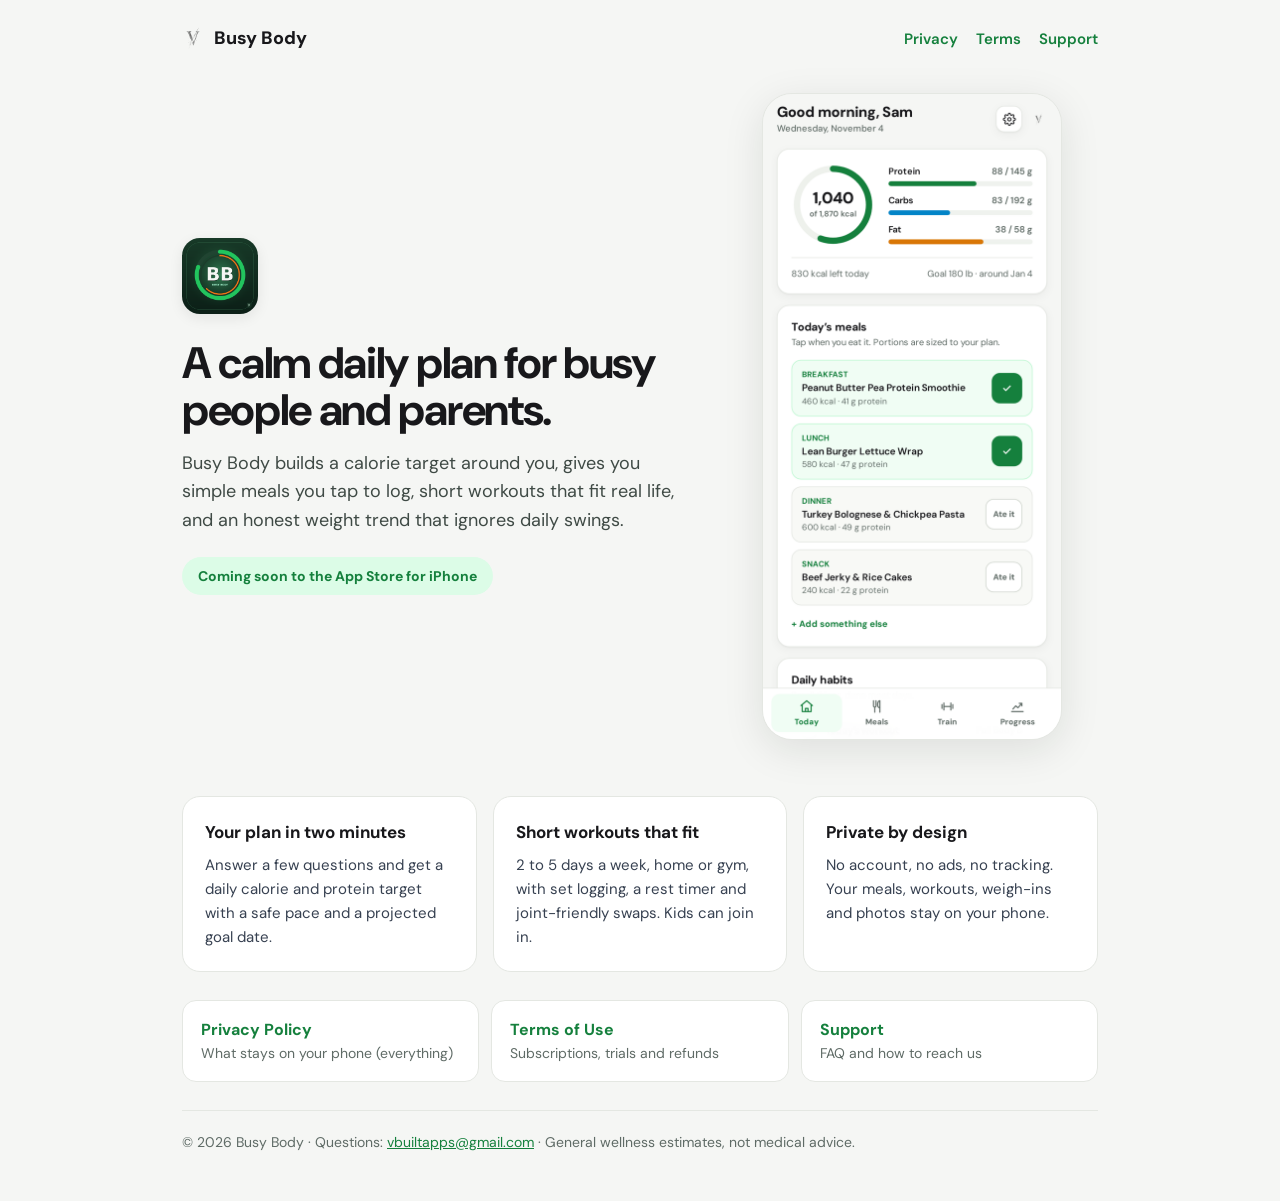
<file: index.html>
<!doctype html><html lang="en"><head><meta charset="utf-8"><meta name="viewport" content="width=device-width,initial-scale=1,viewport-fit=cover">
<title>Busy Body · Meals & Workouts for busy people</title>
<meta name="description" content="Busy Body: a calm daily plan for busy people and parents. A calorie target built around you, simple meals, short workouts and an honest progress trend. Private by design.">
<meta name="theme-color" content="#F5F6F4">
<link rel="icon" type="image/png" href="assets/apple-touch-icon.png"><link rel="apple-touch-icon" href="assets/apple-touch-icon.png">
<link rel="stylesheet" href="fonts/fonts.css">
<style>
:root{--bg:#F5F6F4;--card:#fff;--text:#18181B;--muted:#5F6B66;--line:#E4E7E2;--green:#15803D;--green-soft:#DCFCE7;--green-tint:#F0FDF4}
*{box-sizing:border-box}body{margin:0;background:var(--bg);color:var(--text);font-family:'DM Sans',-apple-system,system-ui,sans-serif;line-height:1.6;-webkit-font-smoothing:antialiased}
a{color:var(--green)}.wrap{max-width:960px;margin:0 auto;padding:calc(env(safe-area-inset-top) + 24px) 22px 48px}
header{display:flex;align-items:center;justify-content:space-between;margin-bottom:40px}
.brand{display:flex;align-items:center;gap:10px;font-weight:800;font-size:18px;letter-spacing:-.01em;text-decoration:none;color:var(--text)}.brand img{width:22px;opacity:.85}
nav a{margin-left:18px;font-weight:600;text-decoration:none;font-size:15px}
.hero{display:grid;grid-template-columns:1.15fr .85fr;gap:40px;align-items:center}
.icon{width:76px;height:76px;border-radius:18px;box-shadow:0 4px 14px rgba(20,30,20,.08)}
h1{font-size:44px;line-height:1.08;letter-spacing:-.03em;margin:18px 0 14px}
.lead{font-size:18px;color:#3F4A45;margin:0 0 22px;max-width:30em}
.pill{display:inline-block;background:var(--green-soft);color:var(--green);font-weight:700;font-size:14px;border-radius:999px;padding:8px 16px}
.shot{justify-self:center;width:100%;max-width:300px;border-radius:30px;border:1px solid var(--line);box-shadow:0 10px 40px rgba(20,30,20,.10);background:#fff}
.grid{display:grid;grid-template-columns:repeat(3,1fr);gap:16px;margin:56px 0 24px}
.card{background:var(--card);border:1px solid var(--line);border-radius:18px;padding:22px}
.card h2{font-size:17px;margin:0 0 6px}.card p{margin:0;font-size:15px;color:#374151}
.links{display:flex;flex-wrap:wrap;gap:12px;margin:28px 0}
.links a{flex:1 1 180px;background:#fff;border:1px solid var(--line);border-radius:14px;padding:16px 18px;text-decoration:none;font-weight:700}
.links a span{display:block;font-weight:400;font-size:14px;color:var(--muted)}
footer{color:var(--muted);font-size:14px;border-top:1px solid var(--line);padding-top:20px;margin-top:20px}
@media (max-width:760px){.hero{grid-template-columns:1fr}.grid{grid-template-columns:1fr}h1{font-size:34px}nav a{margin-left:12px}}
</style></head><body><div class="wrap">
<header><a class="brand" href="./"><img src="assets/v-mark.png" alt="">Busy Body</a>
<nav><a href="privacy/">Privacy</a><a href="terms/">Terms</a><a href="support/">Support</a></nav></header>
<section class="hero"><div>
<img class="icon" src="assets/icon-512.png" alt="Busy Body app icon">
<h1>A calm daily plan for busy people and parents.</h1>
<p class="lead">Busy Body builds a calorie target around you, gives you simple meals you tap to log, short workouts that fit real life, and an honest weight trend that ignores daily swings.</p>
<span class="pill">Coming soon to the App Store for iPhone</span>
</div><img class="shot" src="assets/screenshot-today.png" alt="Busy Body Today screen showing the daily plan"></section>
<section class="grid">
<div class="card"><h2>Your plan in two minutes</h2><p>Answer a few questions and get a daily calorie and protein target with a safe pace and a projected goal date.</p></div>
<div class="card"><h2>Short workouts that fit</h2><p>2 to 5 days a week, home or gym, with set logging, a rest timer and joint-friendly swaps. Kids can join in.</p></div>
<div class="card"><h2>Private by design</h2><p>No account, no ads, no tracking. Your meals, workouts, weigh-ins and photos stay on your phone.</p></div>
</section>
<section class="links">
<a href="privacy/">Privacy Policy<span>What stays on your phone (everything)</span></a>
<a href="terms/">Terms of Use<span>Subscriptions, trials and refunds</span></a>
<a href="support/">Support<span>FAQ and how to reach us</span></a>
</section>
<footer>© 2026 Busy Body · Questions: <a href="mailto:vbuiltapps@gmail.com">vbuiltapps@gmail.com</a> · General wellness estimates, not medical advice.</footer>
</div></body></html>
</file>
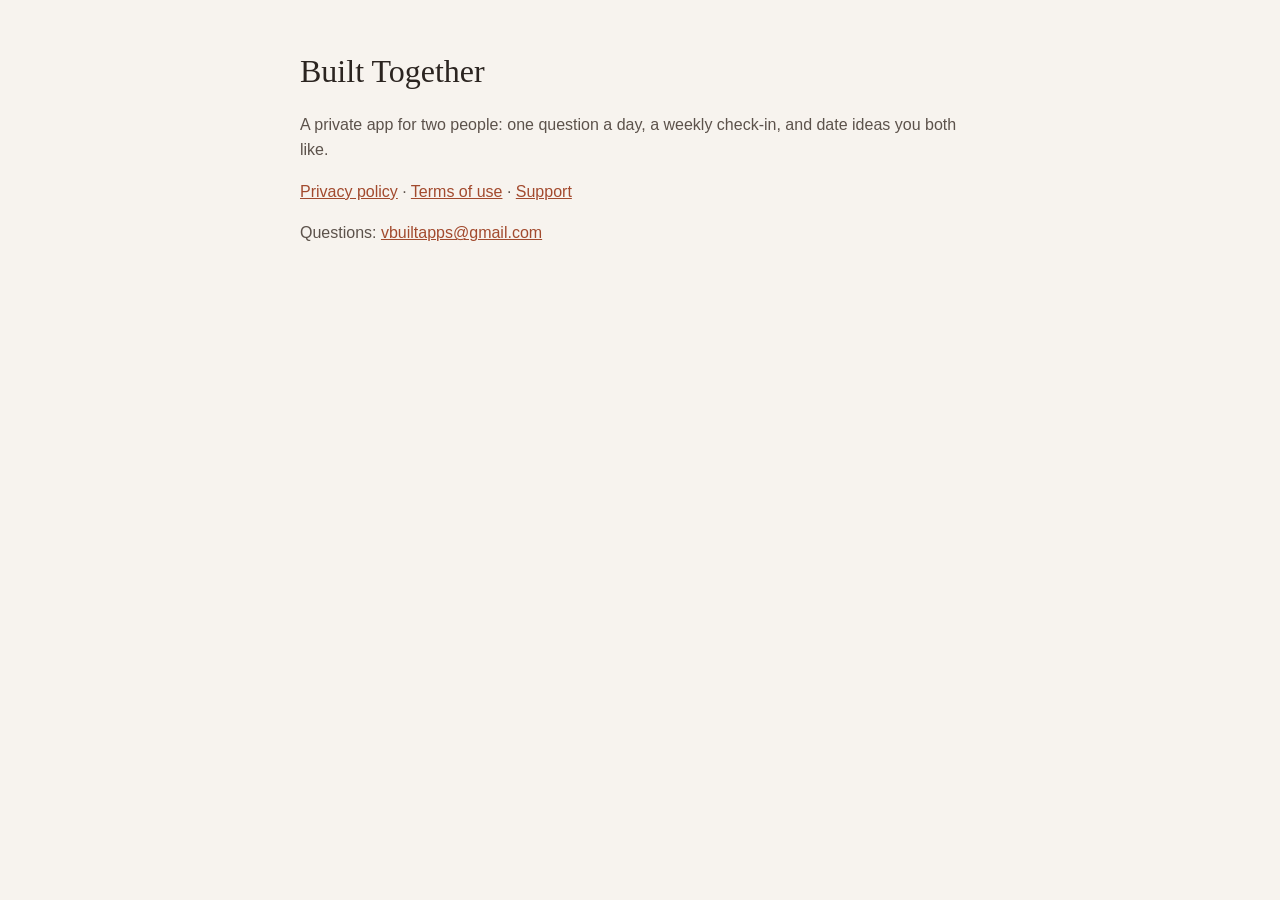
<file: built-together/index.html>
<!DOCTYPE html>
<html lang="en"><head><meta charset="UTF-8"><meta name="viewport" content="width=device-width, initial-scale=1">
<title>Built Together</title>
<style>body{margin:0;background:#F7F3EE;color:#2B2420;font:16px/1.6 -apple-system,BlinkMacSystemFont,'Segoe UI',sans-serif}
main{max-width:680px;margin:0 auto;padding:32px 22px 60px}h1{font-family:Georgia,serif;font-weight:500;font-size:32px;line-height:1.15}
p,li{color:#5c524b}a{color:#A24A2E}</style></head><body><main>
<h1>Built Together</h1>
<p>A private app for two people: one question a day, a weekly check-in, and date ideas you both like.</p>
<p>
  <a href="privacy/">Privacy policy</a> ·
  <a href="terms/">Terms of use</a> ·
  <a href="support/">Support</a>
</p>
<p>Questions: <a href="mailto:vbuiltapps@gmail.com">vbuiltapps@gmail.com</a></p>
</main></body></html>
</file>
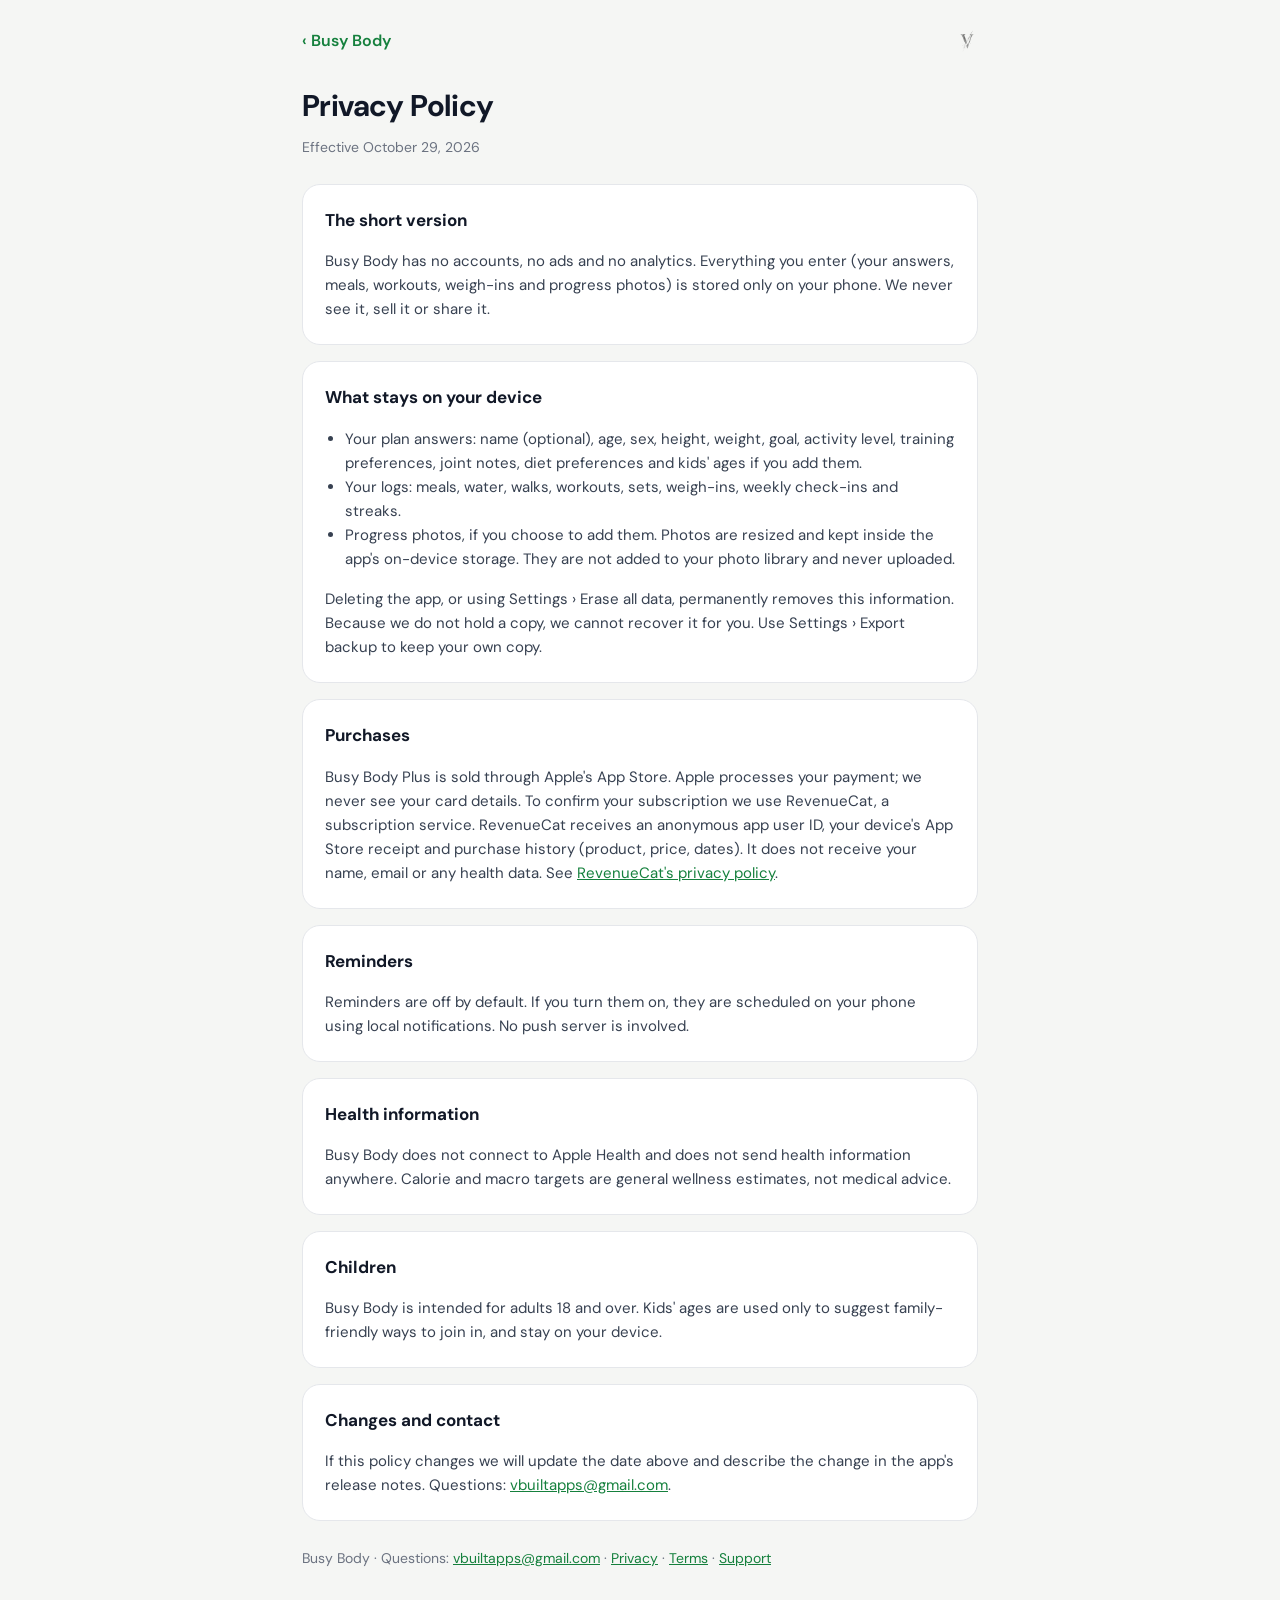
<file: privacy/index.html>
<!doctype html><html lang="en"><head><meta charset="utf-8"><meta name="viewport" content="width=device-width,initial-scale=1,viewport-fit=cover">
<title>Privacy Policy · Busy Body</title><link rel="icon" type="image/png" href="../assets/apple-touch-icon.png"><link rel="stylesheet" href="../fonts/fonts.css">
<style>
:root{--bg:#F5F6F4;--card:#fff;--text:#111827;--muted:#6B7280;--line:#E5E7EB;--green:#15803D}
*{box-sizing:border-box}body{margin:0;background:var(--bg);color:var(--text);font-family:'DM Sans',-apple-system,system-ui,sans-serif;line-height:1.6;-webkit-font-smoothing:antialiased}
.wrap{max-width:720px;margin:0 auto;padding:calc(env(safe-area-inset-top) + 28px) 22px 60px}
.top{display:flex;justify-content:space-between;align-items:center;margin-bottom:28px}.top img{width:22px;opacity:.85}
.back{display:none;color:var(--green);font-weight:600;text-decoration:none}.inapp .back{display:inline}
h1{font-size:30px;letter-spacing:-.02em;margin:0 0 6px}.meta{color:var(--muted);font-size:14px;margin:0 0 26px}
.card{background:var(--card);border:1px solid var(--line);border-radius:18px;padding:22px 22px 8px;margin-bottom:16px}
h2{font-size:17px;margin:0 0 8px}p,li{font-size:15px;color:#374151}ul{padding-left:20px}a{color:var(--green)}
table{width:100%;border-collapse:collapse;font-size:14px;margin-bottom:14px}td,th{border-top:1px solid var(--line);padding:9px 6px;text-align:left;vertical-align:top}th{color:var(--muted);font-weight:600}
</style></head><body><script>if(/inapp=1/.test(location.search))document.body.classList.add('inapp')</script><div class="wrap">
<div class="top"><a class="back" style="display:inline" href="../">‹ Busy Body</a><span></span><img src="../assets/v-mark.png" alt=""></div>
<h1>Privacy Policy</h1><p class="meta">Effective October 29, 2026</p>
<div class="card"><h2>The short version</h2><p>Busy Body has no accounts, no ads and no analytics. Everything you enter (your answers, meals, workouts, weigh-ins and progress photos) is stored only on your phone. We never see it, sell it or share it.</p></div>
<div class="card"><h2>What stays on your device</h2><ul>
<li>Your plan answers: name (optional), age, sex, height, weight, goal, activity level, training preferences, joint notes, diet preferences and kids' ages if you add them.</li>
<li>Your logs: meals, water, walks, workouts, sets, weigh-ins, weekly check-ins and streaks.</li>
<li>Progress photos, if you choose to add them. Photos are resized and kept inside the app's on-device storage. They are not added to your photo library and never uploaded.</li></ul>
<p>Deleting the app, or using Settings › Erase all data, permanently removes this information. Because we do not hold a copy, we cannot recover it for you. Use Settings › Export backup to keep your own copy.</p></div>
<div class="card"><h2>Purchases</h2><p>Busy Body Plus is sold through Apple's App Store. Apple processes your payment; we never see your card details. To confirm your subscription we use RevenueCat, a subscription service. RevenueCat receives an anonymous app user ID, your device's App Store receipt and purchase history (product, price, dates). It does not receive your name, email or any health data. See <a href="https://www.revenuecat.com/privacy">RevenueCat's privacy policy</a>.</p></div>
<div class="card"><h2>Reminders</h2><p>Reminders are off by default. If you turn them on, they are scheduled on your phone using local notifications. No push server is involved.</p></div>
<div class="card"><h2>Health information</h2><p>Busy Body does not connect to Apple Health and does not send health information anywhere. Calorie and macro targets are general wellness estimates, not medical advice.</p></div>
<div class="card"><h2>Children</h2><p>Busy Body is intended for adults 18 and over. Kids' ages are used only to suggest family-friendly ways to join in, and stay on your device.</p></div>
<div class="card"><h2>Changes and contact</h2><p>If this policy changes we will update the date above and describe the change in the app's release notes. Questions: <a href="mailto:vbuiltapps@gmail.com">vbuiltapps@gmail.com</a>.</p></div>
<p class="meta" style="margin-top:26px">Busy Body · Questions: <a href="mailto:vbuiltapps@gmail.com">vbuiltapps@gmail.com</a> · <a href="../privacy/">Privacy</a> · <a href="../terms/">Terms</a> · <a href="../support/">Support</a></p></div></body></html>
</file>
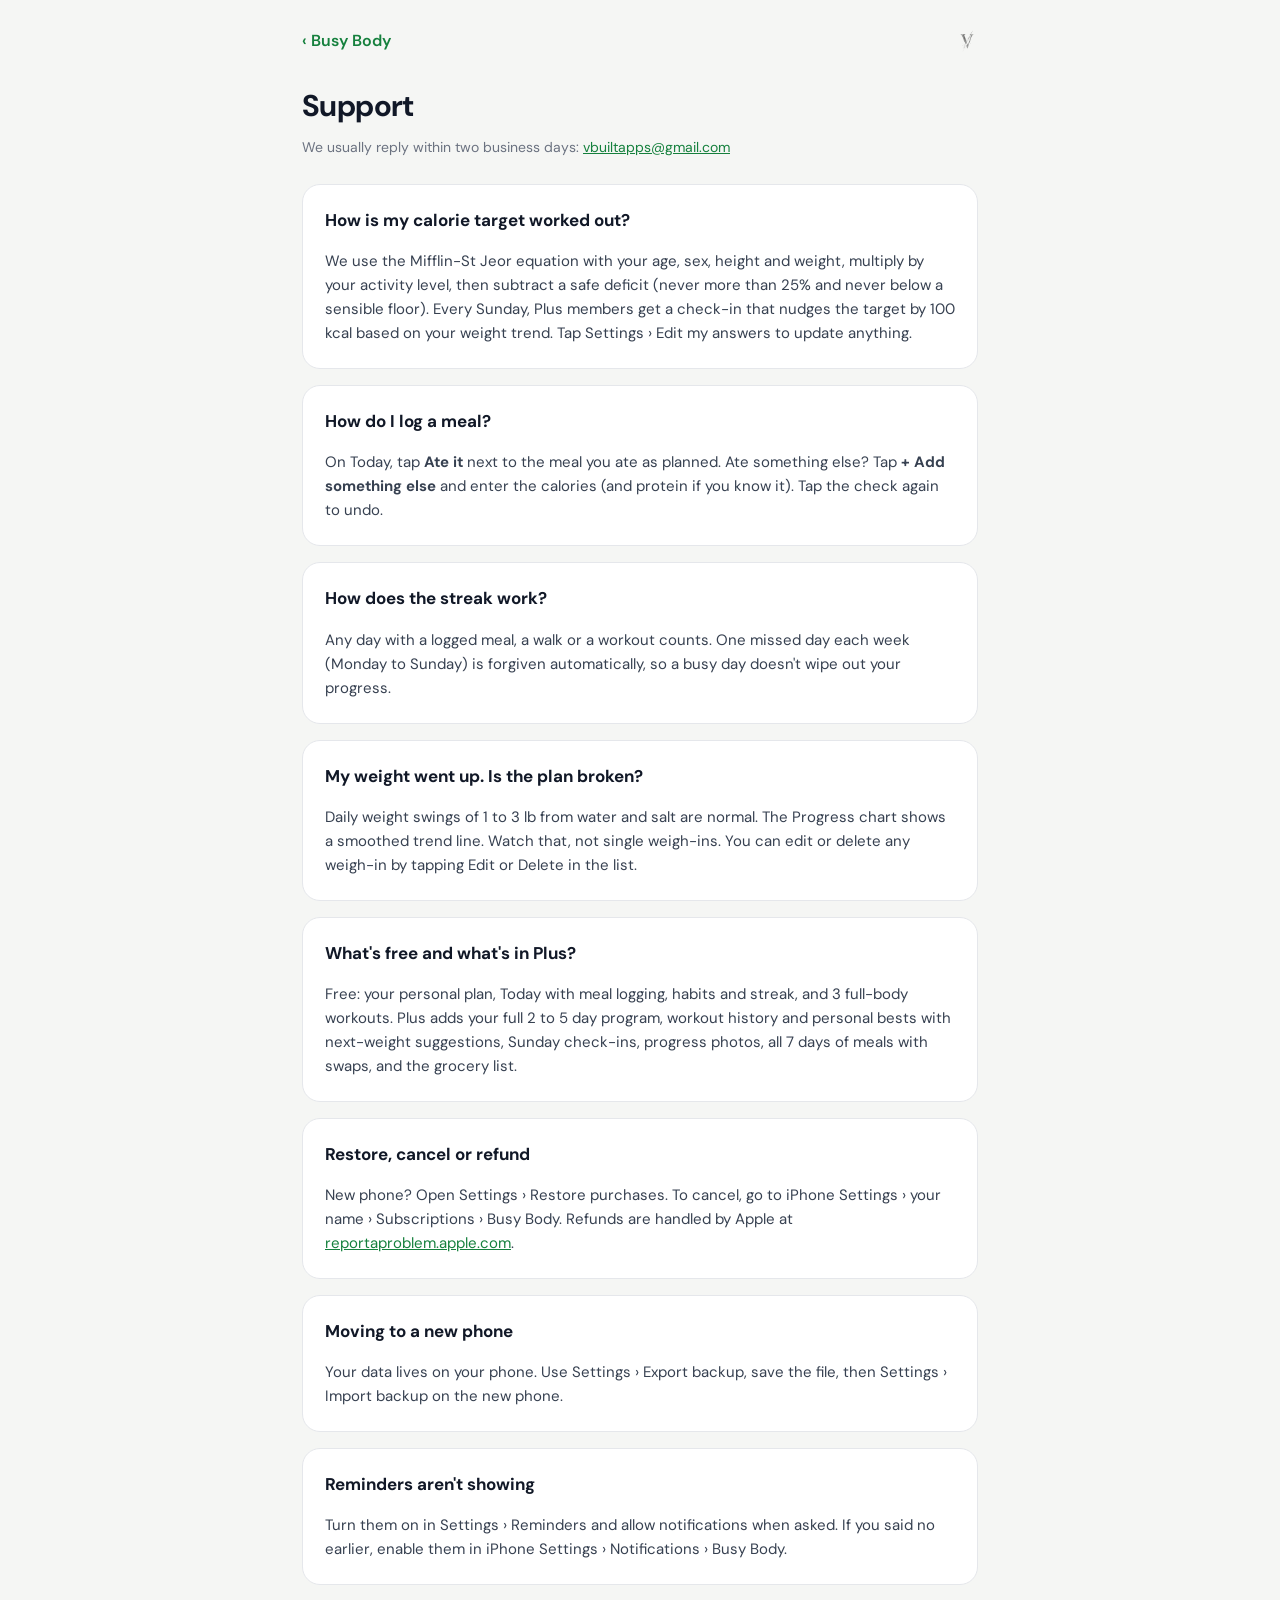
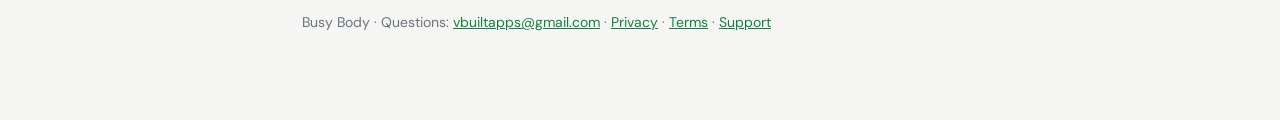
<file: support/index.html>
<!doctype html><html lang="en"><head><meta charset="utf-8"><meta name="viewport" content="width=device-width,initial-scale=1,viewport-fit=cover">
<title>Support · Busy Body</title><link rel="icon" type="image/png" href="../assets/apple-touch-icon.png"><link rel="stylesheet" href="../fonts/fonts.css">
<style>
:root{--bg:#F5F6F4;--card:#fff;--text:#111827;--muted:#6B7280;--line:#E5E7EB;--green:#15803D}
*{box-sizing:border-box}body{margin:0;background:var(--bg);color:var(--text);font-family:'DM Sans',-apple-system,system-ui,sans-serif;line-height:1.6;-webkit-font-smoothing:antialiased}
.wrap{max-width:720px;margin:0 auto;padding:calc(env(safe-area-inset-top) + 28px) 22px 60px}
.top{display:flex;justify-content:space-between;align-items:center;margin-bottom:28px}.top img{width:22px;opacity:.85}
.back{display:none;color:var(--green);font-weight:600;text-decoration:none}.inapp .back{display:inline}
h1{font-size:30px;letter-spacing:-.02em;margin:0 0 6px}.meta{color:var(--muted);font-size:14px;margin:0 0 26px}
.card{background:var(--card);border:1px solid var(--line);border-radius:18px;padding:22px 22px 8px;margin-bottom:16px}
h2{font-size:17px;margin:0 0 8px}p,li{font-size:15px;color:#374151}ul{padding-left:20px}a{color:var(--green)}
table{width:100%;border-collapse:collapse;font-size:14px;margin-bottom:14px}td,th{border-top:1px solid var(--line);padding:9px 6px;text-align:left;vertical-align:top}th{color:var(--muted);font-weight:600}
</style></head><body><script>if(/inapp=1/.test(location.search))document.body.classList.add('inapp')</script><div class="wrap">
<div class="top"><a class="back" style="display:inline" href="../">‹ Busy Body</a><span></span><img src="../assets/v-mark.png" alt=""></div>
<h1>Support</h1><p class="meta">We usually reply within two business days: <a href="mailto:vbuiltapps@gmail.com">vbuiltapps@gmail.com</a></p>
<div class="card"><h2>How is my calorie target worked out?</h2><p>We use the Mifflin-St Jeor equation with your age, sex, height and weight, multiply by your activity level, then subtract a safe deficit (never more than 25% and never below a sensible floor). Every Sunday, Plus members get a check-in that nudges the target by 100 kcal based on your weight trend. Tap Settings › Edit my answers to update anything.</p></div>
<div class="card"><h2>How do I log a meal?</h2><p>On Today, tap <strong>Ate it</strong> next to the meal you ate as planned. Ate something else? Tap <strong>+ Add something else</strong> and enter the calories (and protein if you know it). Tap the check again to undo.</p></div>
<div class="card"><h2>How does the streak work?</h2><p>Any day with a logged meal, a walk or a workout counts. One missed day each week (Monday to Sunday) is forgiven automatically, so a busy day doesn't wipe out your progress.</p></div>
<div class="card"><h2>My weight went up. Is the plan broken?</h2><p>Daily weight swings of 1 to 3 lb from water and salt are normal. The Progress chart shows a smoothed trend line. Watch that, not single weigh-ins. You can edit or delete any weigh-in by tapping Edit or Delete in the list.</p></div>
<div class="card"><h2>What's free and what's in Plus?</h2><p>Free: your personal plan, Today with meal logging, habits and streak, and 3 full-body workouts. Plus adds your full 2 to 5 day program, workout history and personal bests with next-weight suggestions, Sunday check-ins, progress photos, all 7 days of meals with swaps, and the grocery list.</p></div>
<div class="card"><h2>Restore, cancel or refund</h2><p>New phone? Open Settings › Restore purchases. To cancel, go to iPhone Settings › your name › Subscriptions › Busy Body. Refunds are handled by Apple at <a href="https://reportaproblem.apple.com">reportaproblem.apple.com</a>.</p></div>
<div class="card"><h2>Moving to a new phone</h2><p>Your data lives on your phone. Use Settings › Export backup, save the file, then Settings › Import backup on the new phone.</p></div>
<div class="card"><h2>Reminders aren't showing</h2><p>Turn them on in Settings › Reminders and allow notifications when asked. If you said no earlier, enable them in iPhone Settings › Notifications › Busy Body.</p></div>
<p class="meta" style="margin-top:26px">Busy Body · Questions: <a href="mailto:vbuiltapps@gmail.com">vbuiltapps@gmail.com</a> · <a href="../privacy/">Privacy</a> · <a href="../terms/">Terms</a> · <a href="../support/">Support</a></p></div></body></html>
</file>
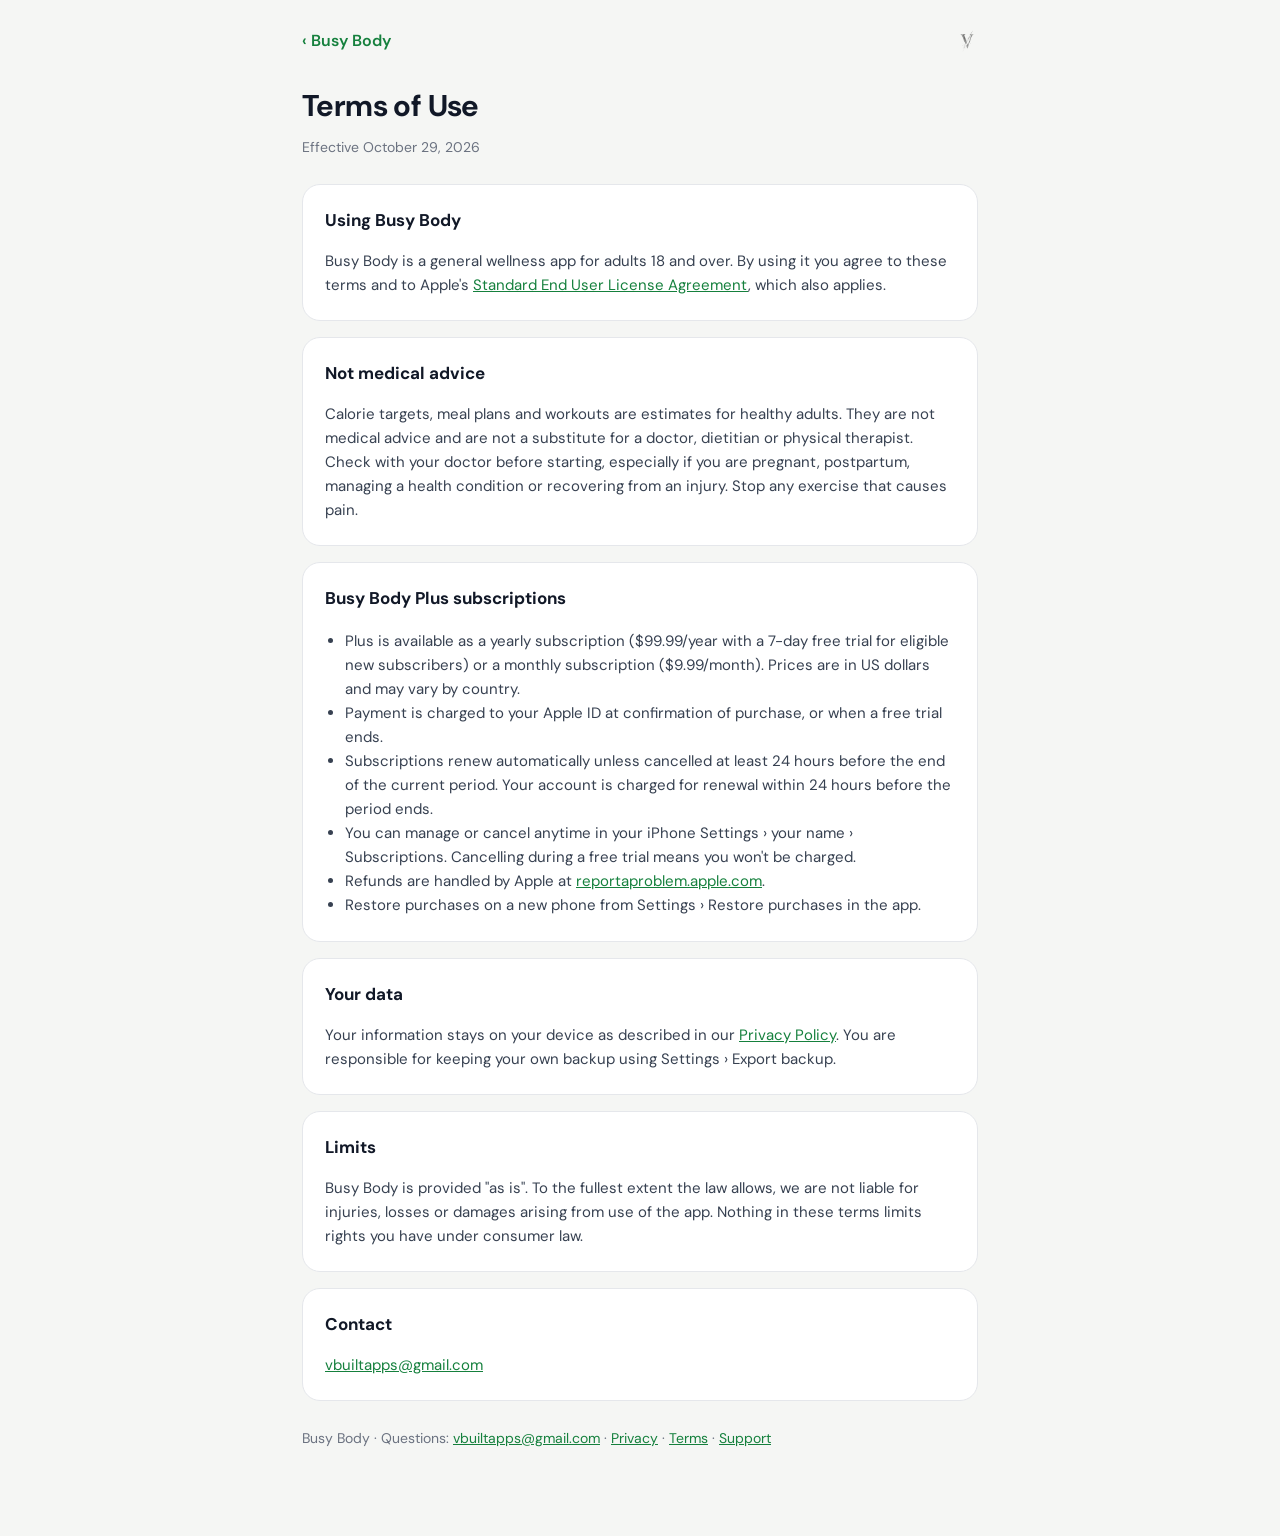
<file: terms/index.html>
<!doctype html><html lang="en"><head><meta charset="utf-8"><meta name="viewport" content="width=device-width,initial-scale=1,viewport-fit=cover">
<title>Terms of Use · Busy Body</title><link rel="icon" type="image/png" href="../assets/apple-touch-icon.png"><link rel="stylesheet" href="../fonts/fonts.css">
<style>
:root{--bg:#F5F6F4;--card:#fff;--text:#111827;--muted:#6B7280;--line:#E5E7EB;--green:#15803D}
*{box-sizing:border-box}body{margin:0;background:var(--bg);color:var(--text);font-family:'DM Sans',-apple-system,system-ui,sans-serif;line-height:1.6;-webkit-font-smoothing:antialiased}
.wrap{max-width:720px;margin:0 auto;padding:calc(env(safe-area-inset-top) + 28px) 22px 60px}
.top{display:flex;justify-content:space-between;align-items:center;margin-bottom:28px}.top img{width:22px;opacity:.85}
.back{display:none;color:var(--green);font-weight:600;text-decoration:none}.inapp .back{display:inline}
h1{font-size:30px;letter-spacing:-.02em;margin:0 0 6px}.meta{color:var(--muted);font-size:14px;margin:0 0 26px}
.card{background:var(--card);border:1px solid var(--line);border-radius:18px;padding:22px 22px 8px;margin-bottom:16px}
h2{font-size:17px;margin:0 0 8px}p,li{font-size:15px;color:#374151}ul{padding-left:20px}a{color:var(--green)}
table{width:100%;border-collapse:collapse;font-size:14px;margin-bottom:14px}td,th{border-top:1px solid var(--line);padding:9px 6px;text-align:left;vertical-align:top}th{color:var(--muted);font-weight:600}
</style></head><body><script>if(/inapp=1/.test(location.search))document.body.classList.add('inapp')</script><div class="wrap">
<div class="top"><a class="back" style="display:inline" href="../">‹ Busy Body</a><span></span><img src="../assets/v-mark.png" alt=""></div>
<h1>Terms of Use</h1><p class="meta">Effective October 29, 2026</p>
<div class="card"><h2>Using Busy Body</h2><p>Busy Body is a general wellness app for adults 18 and over. By using it you agree to these terms and to Apple's <a href="https://www.apple.com/legal/internet-services/itunes/dev/stdeula/">Standard End User License Agreement</a>, which also applies.</p></div>
<div class="card"><h2>Not medical advice</h2><p>Calorie targets, meal plans and workouts are estimates for healthy adults. They are not medical advice and are not a substitute for a doctor, dietitian or physical therapist. Check with your doctor before starting, especially if you are pregnant, postpartum, managing a health condition or recovering from an injury. Stop any exercise that causes pain.</p></div>
<div class="card"><h2>Busy Body Plus subscriptions</h2><ul>
<li>Plus is available as a yearly subscription ($99.99/year with a 7-day free trial for eligible new subscribers) or a monthly subscription ($9.99/month). Prices are in US dollars and may vary by country.</li>
<li>Payment is charged to your Apple ID at confirmation of purchase, or when a free trial ends.</li>
<li>Subscriptions renew automatically unless cancelled at least 24 hours before the end of the current period. Your account is charged for renewal within 24 hours before the period ends.</li>
<li>You can manage or cancel anytime in your iPhone Settings › your name › Subscriptions. Cancelling during a free trial means you won't be charged.</li>
<li>Refunds are handled by Apple at <a href="https://reportaproblem.apple.com">reportaproblem.apple.com</a>.</li>
<li>Restore purchases on a new phone from Settings › Restore purchases in the app.</li></ul></div>
<div class="card"><h2>Your data</h2><p>Your information stays on your device as described in our <a href="../privacy/">Privacy Policy</a>. You are responsible for keeping your own backup using Settings › Export backup.</p></div>
<div class="card"><h2>Limits</h2><p>Busy Body is provided "as is". To the fullest extent the law allows, we are not liable for injuries, losses or damages arising from use of the app. Nothing in these terms limits rights you have under consumer law.</p></div>
<div class="card"><h2>Contact</h2><p><a href="mailto:vbuiltapps@gmail.com">vbuiltapps@gmail.com</a></p></div>
<p class="meta" style="margin-top:26px">Busy Body · Questions: <a href="mailto:vbuiltapps@gmail.com">vbuiltapps@gmail.com</a> · <a href="../privacy/">Privacy</a> · <a href="../terms/">Terms</a> · <a href="../support/">Support</a></p></div></body></html>
</file>
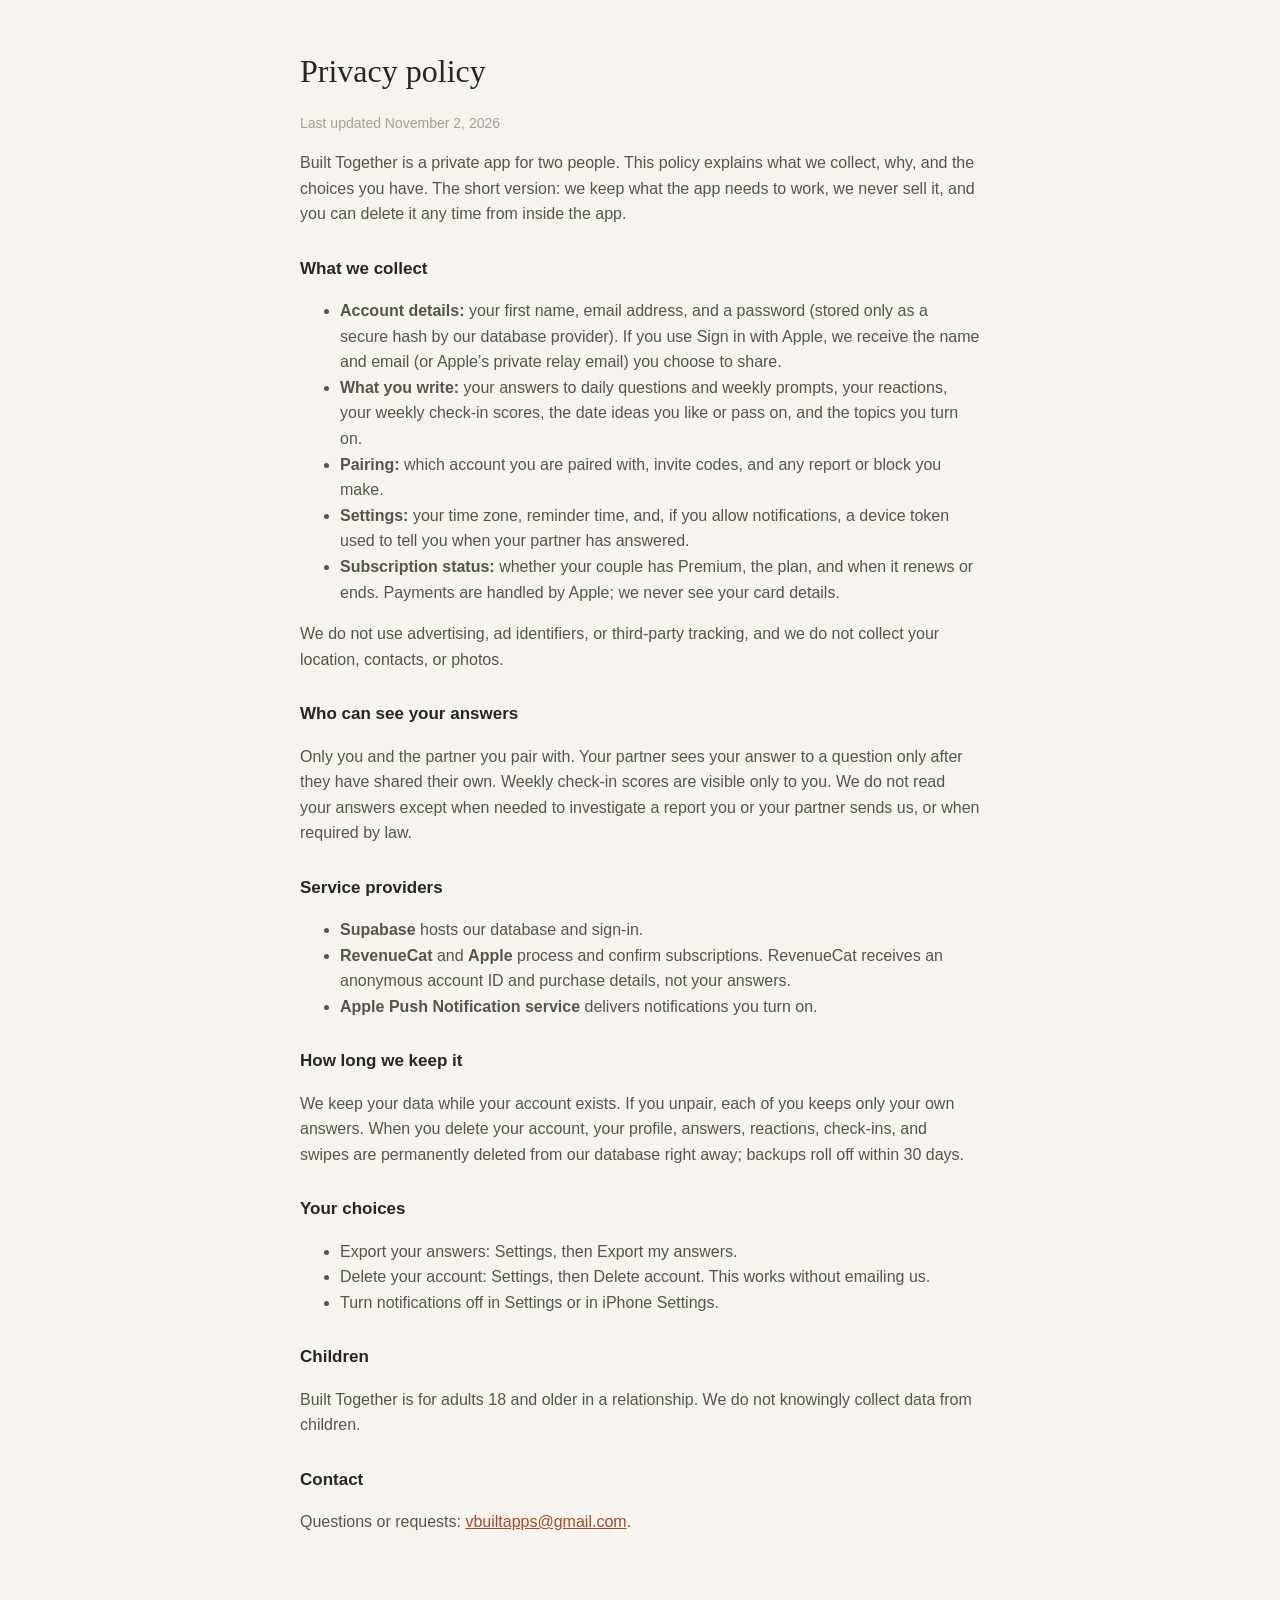
<file: built-together/privacy/index.html>
<!DOCTYPE html>
<html lang="en"><head><meta charset="UTF-8"><meta name="viewport" content="width=device-width, initial-scale=1">
<title>Privacy policy · Built Together</title>
<style>body{margin:0;background:#F7F3EE;color:#2B2420;font:16px/1.6 -apple-system,BlinkMacSystemFont,'Segoe UI',sans-serif}
main{max-width:680px;margin:0 auto;padding:32px 22px 60px}h1{font-family:Georgia,serif;font-weight:500;font-size:32px;line-height:1.15}
h2{font-size:17px;margin-top:28px}p,li{color:#5c524b}a{color:#A24A2E}.updated{color:#A99E95;font-size:14px}</style></head><body><main>
<h1>Privacy policy</h1>
<p class="updated">Last updated November 2, 2026</p>
<p>Built Together is a private app for two people. This policy explains what we collect, why, and the choices you have. The short version: we keep what the app needs to work, we never sell it, and you can delete it any time from inside the app.</p>
<h2>What we collect</h2>
<ul>
<li><b>Account details:</b> your first name, email address, and a password (stored only as a secure hash by our database provider). If you use Sign in with Apple, we receive the name and email (or Apple’s private relay email) you choose to share.</li>
<li><b>What you write:</b> your answers to daily questions and weekly prompts, your reactions, your weekly check-in scores, the date ideas you like or pass on, and the topics you turn on.</li>
<li><b>Pairing:</b> which account you are paired with, invite codes, and any report or block you make.</li>
<li><b>Settings:</b> your time zone, reminder time, and, if you allow notifications, a device token used to tell you when your partner has answered.</li>
<li><b>Subscription status:</b> whether your couple has Premium, the plan, and when it renews or ends. Payments are handled by Apple; we never see your card details.</li>
</ul>
<p>We do not use advertising, ad identifiers, or third-party tracking, and we do not collect your location, contacts, or photos.</p>
<h2>Who can see your answers</h2>
<p>Only you and the partner you pair with. Your partner sees your answer to a question only after they have shared their own. Weekly check-in scores are visible only to you. We do not read your answers except when needed to investigate a report you or your partner sends us, or when required by law.</p>
<h2>Service providers</h2>
<ul>
<li><b>Supabase</b> hosts our database and sign-in.</li>
<li><b>RevenueCat</b> and <b>Apple</b> process and confirm subscriptions. RevenueCat receives an anonymous account ID and purchase details, not your answers.</li>
<li><b>Apple Push Notification service</b> delivers notifications you turn on.</li>
</ul>
<h2>How long we keep it</h2>
<p>We keep your data while your account exists. If you unpair, each of you keeps only your own answers. When you delete your account, your profile, answers, reactions, check-ins, and swipes are permanently deleted from our database right away; backups roll off within 30 days.</p>
<h2>Your choices</h2>
<ul>
<li>Export your answers: Settings, then Export my answers.</li>
<li>Delete your account: Settings, then Delete account. This works without emailing us.</li>
<li>Turn notifications off in Settings or in iPhone Settings.</li>
</ul>
<h2>Children</h2>
<p>Built Together is for adults 18 and older in a relationship. We do not knowingly collect data from children.</p>
<h2>Contact</h2>
<p>Questions or requests: <a href="mailto:vbuiltapps@gmail.com">vbuiltapps@gmail.com</a>.</p>
</main></body></html>
</file>
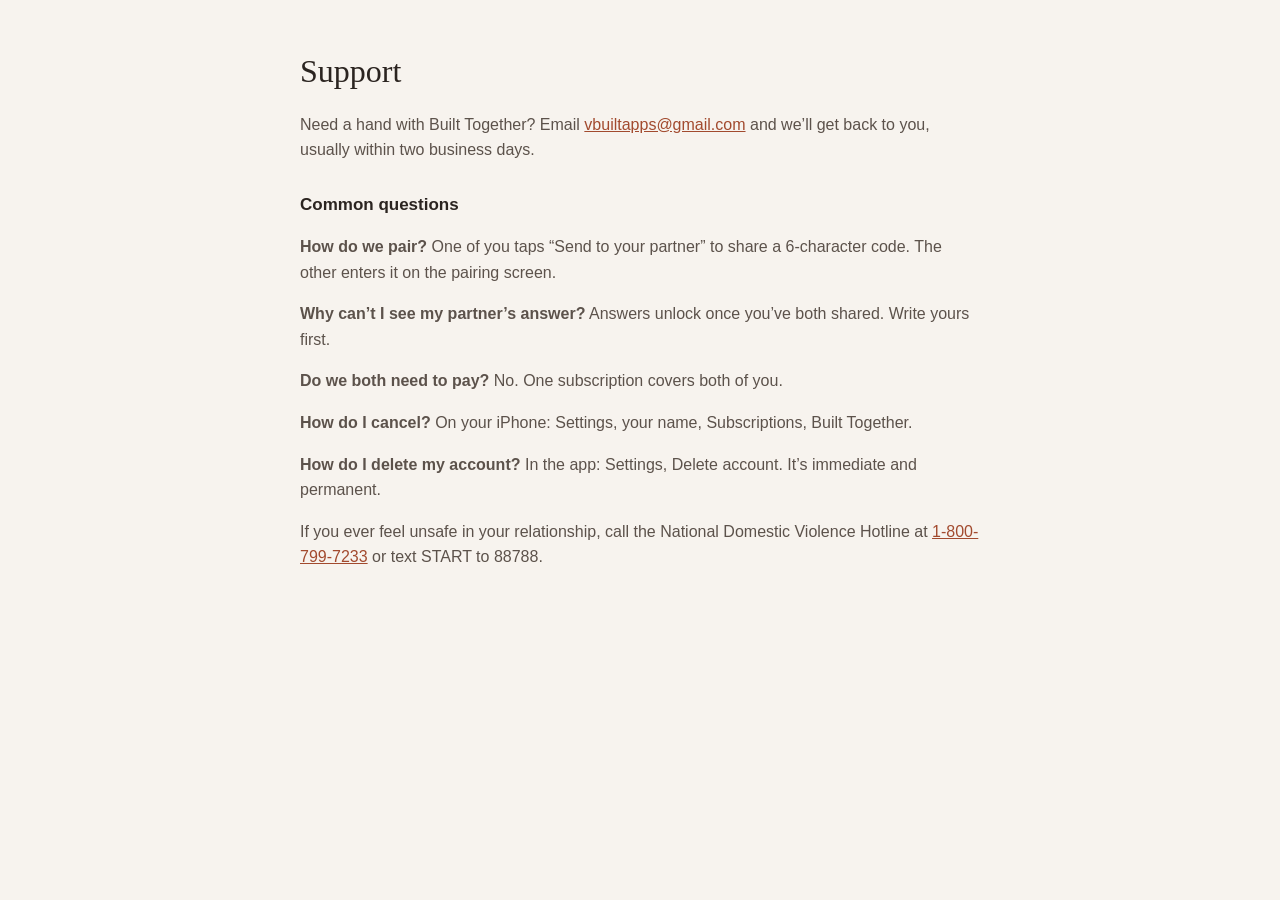
<file: built-together/support/index.html>
<!DOCTYPE html>
<html lang="en"><head><meta charset="UTF-8"><meta name="viewport" content="width=device-width, initial-scale=1">
<title>Support · Built Together</title>
<style>body{margin:0;background:#F7F3EE;color:#2B2420;font:16px/1.6 -apple-system,BlinkMacSystemFont,'Segoe UI',sans-serif}
main{max-width:680px;margin:0 auto;padding:32px 22px 60px}h1{font-family:Georgia,serif;font-weight:500;font-size:32px;line-height:1.15}
h2{font-size:17px;margin-top:28px}p,li{color:#5c524b}a{color:#A24A2E}.updated{color:#A99E95;font-size:14px}</style></head><body><main>
<h1>Support</h1>
<p>Need a hand with Built Together? Email <a href="mailto:vbuiltapps@gmail.com">vbuiltapps@gmail.com</a> and we’ll get back to you, usually within two business days.</p>
<h2>Common questions</h2>
<p><b>How do we pair?</b> One of you taps “Send to your partner” to share a 6-character code. The other enters it on the pairing screen.</p>
<p><b>Why can’t I see my partner’s answer?</b> Answers unlock once you’ve both shared. Write yours first.</p>
<p><b>Do we both need to pay?</b> No. One subscription covers both of you.</p>
<p><b>How do I cancel?</b> On your iPhone: Settings, your name, Subscriptions, Built Together.</p>
<p><b>How do I delete my account?</b> In the app: Settings, Delete account. It’s immediate and permanent.</p>
<p>If you ever feel unsafe in your relationship, call the National Domestic Violence Hotline at <a href="tel:18007997233">1-800-799-7233</a> or text START to 88788.</p>
</main></body></html>
</file>
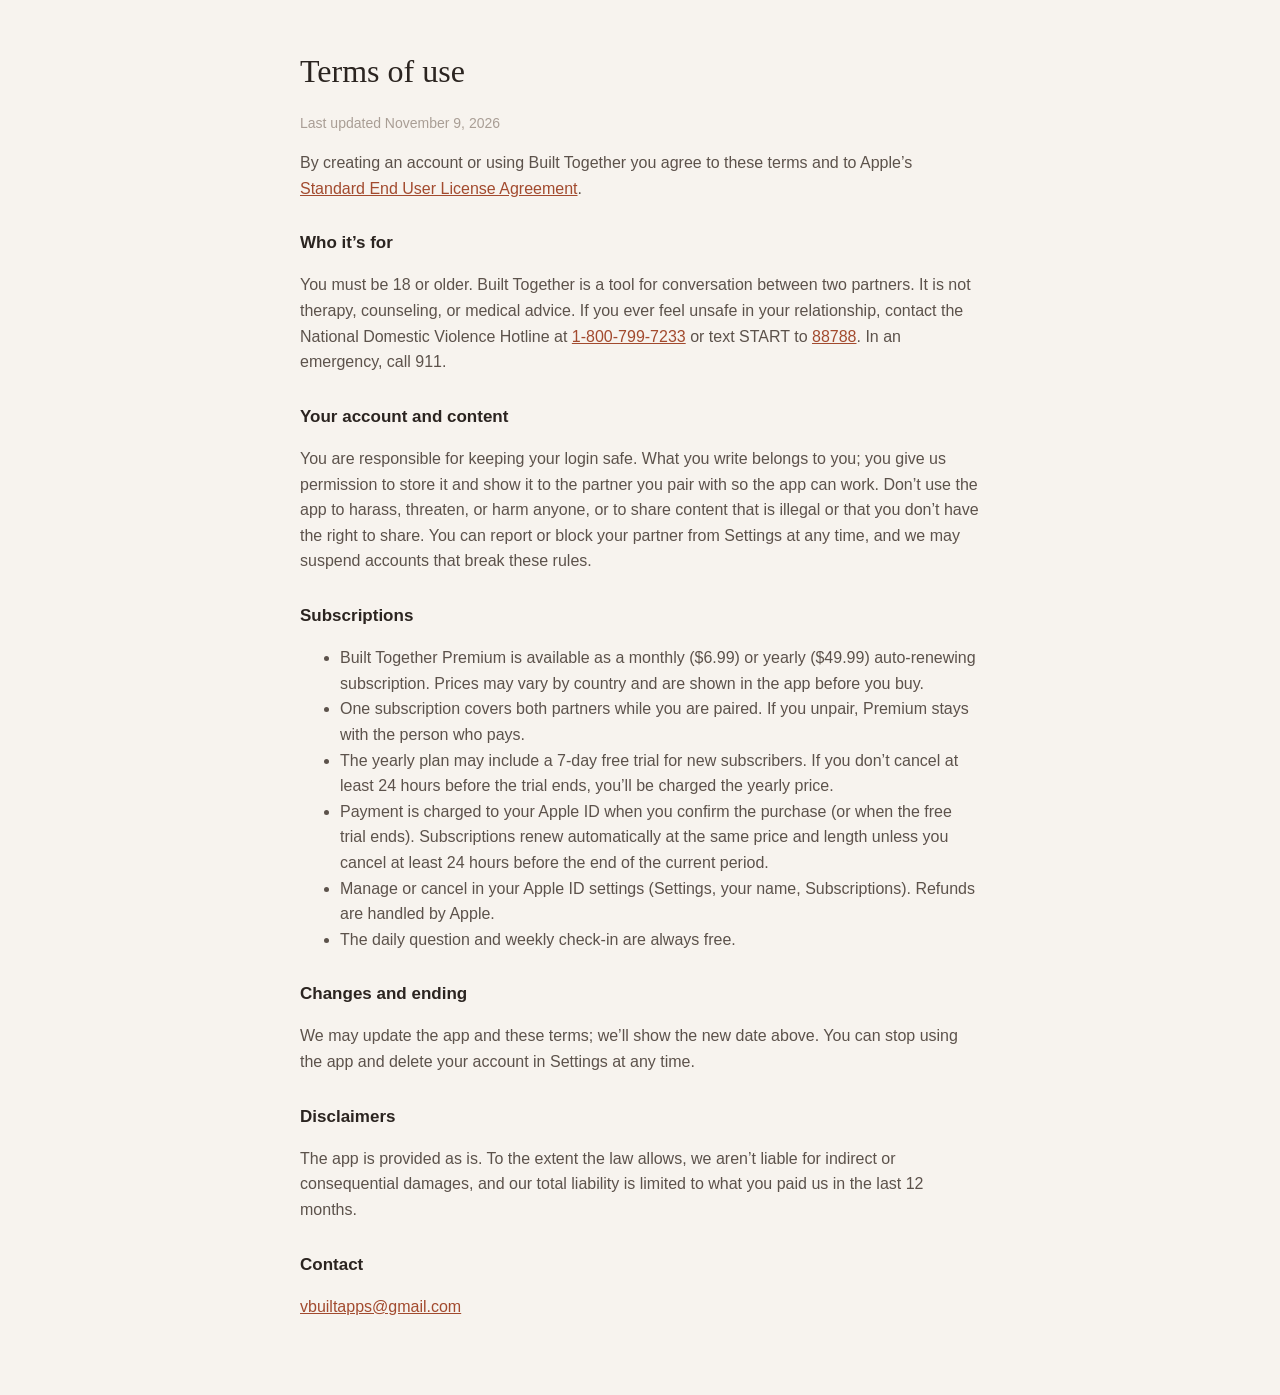
<file: built-together/terms/index.html>
<!DOCTYPE html>
<html lang="en"><head><meta charset="UTF-8"><meta name="viewport" content="width=device-width, initial-scale=1">
<title>Terms of use · Built Together</title>
<style>body{margin:0;background:#F7F3EE;color:#2B2420;font:16px/1.6 -apple-system,BlinkMacSystemFont,'Segoe UI',sans-serif}
main{max-width:680px;margin:0 auto;padding:32px 22px 60px}h1{font-family:Georgia,serif;font-weight:500;font-size:32px;line-height:1.15}
h2{font-size:17px;margin-top:28px}p,li{color:#5c524b}a{color:#A24A2E}.updated{color:#A99E95;font-size:14px}</style></head><body><main>
<h1>Terms of use</h1>
<p class="updated">Last updated November 9, 2026</p>
<p>By creating an account or using Built Together you agree to these terms and to Apple’s <a href="https://www.apple.com/legal/internet-services/itunes/dev/stdeula/">Standard End User License Agreement</a>.</p>
<h2>Who it’s for</h2>
<p>You must be 18 or older. Built Together is a tool for conversation between two partners. It is not therapy, counseling, or medical advice. If you ever feel unsafe in your relationship, contact the National Domestic Violence Hotline at <a href="tel:18007997233">1-800-799-7233</a> or text START to <a href="sms:88788&body=START">88788</a>. In an emergency, call 911.</p>
<h2>Your account and content</h2>
<p>You are responsible for keeping your login safe. What you write belongs to you; you give us permission to store it and show it to the partner you pair with so the app can work. Don’t use the app to harass, threaten, or harm anyone, or to share content that is illegal or that you don’t have the right to share. You can report or block your partner from Settings at any time, and we may suspend accounts that break these rules.</p>
<h2>Subscriptions</h2>
<ul>
<li>Built Together Premium is available as a monthly ($6.99) or yearly ($49.99) auto-renewing subscription. Prices may vary by country and are shown in the app before you buy.</li>
<li>One subscription covers both partners while you are paired. If you unpair, Premium stays with the person who pays.</li>
<li>The yearly plan may include a 7-day free trial for new subscribers. If you don’t cancel at least 24 hours before the trial ends, you’ll be charged the yearly price.</li>
<li>Payment is charged to your Apple ID when you confirm the purchase (or when the free trial ends). Subscriptions renew automatically at the same price and length unless you cancel at least 24 hours before the end of the current period.</li>
<li>Manage or cancel in your Apple ID settings (Settings, your name, Subscriptions). Refunds are handled by Apple.</li>
<li>The daily question and weekly check-in are always free.</li>
</ul>
<h2>Changes and ending</h2>
<p>We may update the app and these terms; we’ll show the new date above. You can stop using the app and delete your account in Settings at any time.</p>
<h2>Disclaimers</h2>
<p>The app is provided as is. To the extent the law allows, we aren’t liable for indirect or consequential damages, and our total liability is limited to what you paid us in the last 12 months.</p>
<h2>Contact</h2>
<p><a href="mailto:vbuiltapps@gmail.com">vbuiltapps@gmail.com</a></p>
</main></body></html>
</file>
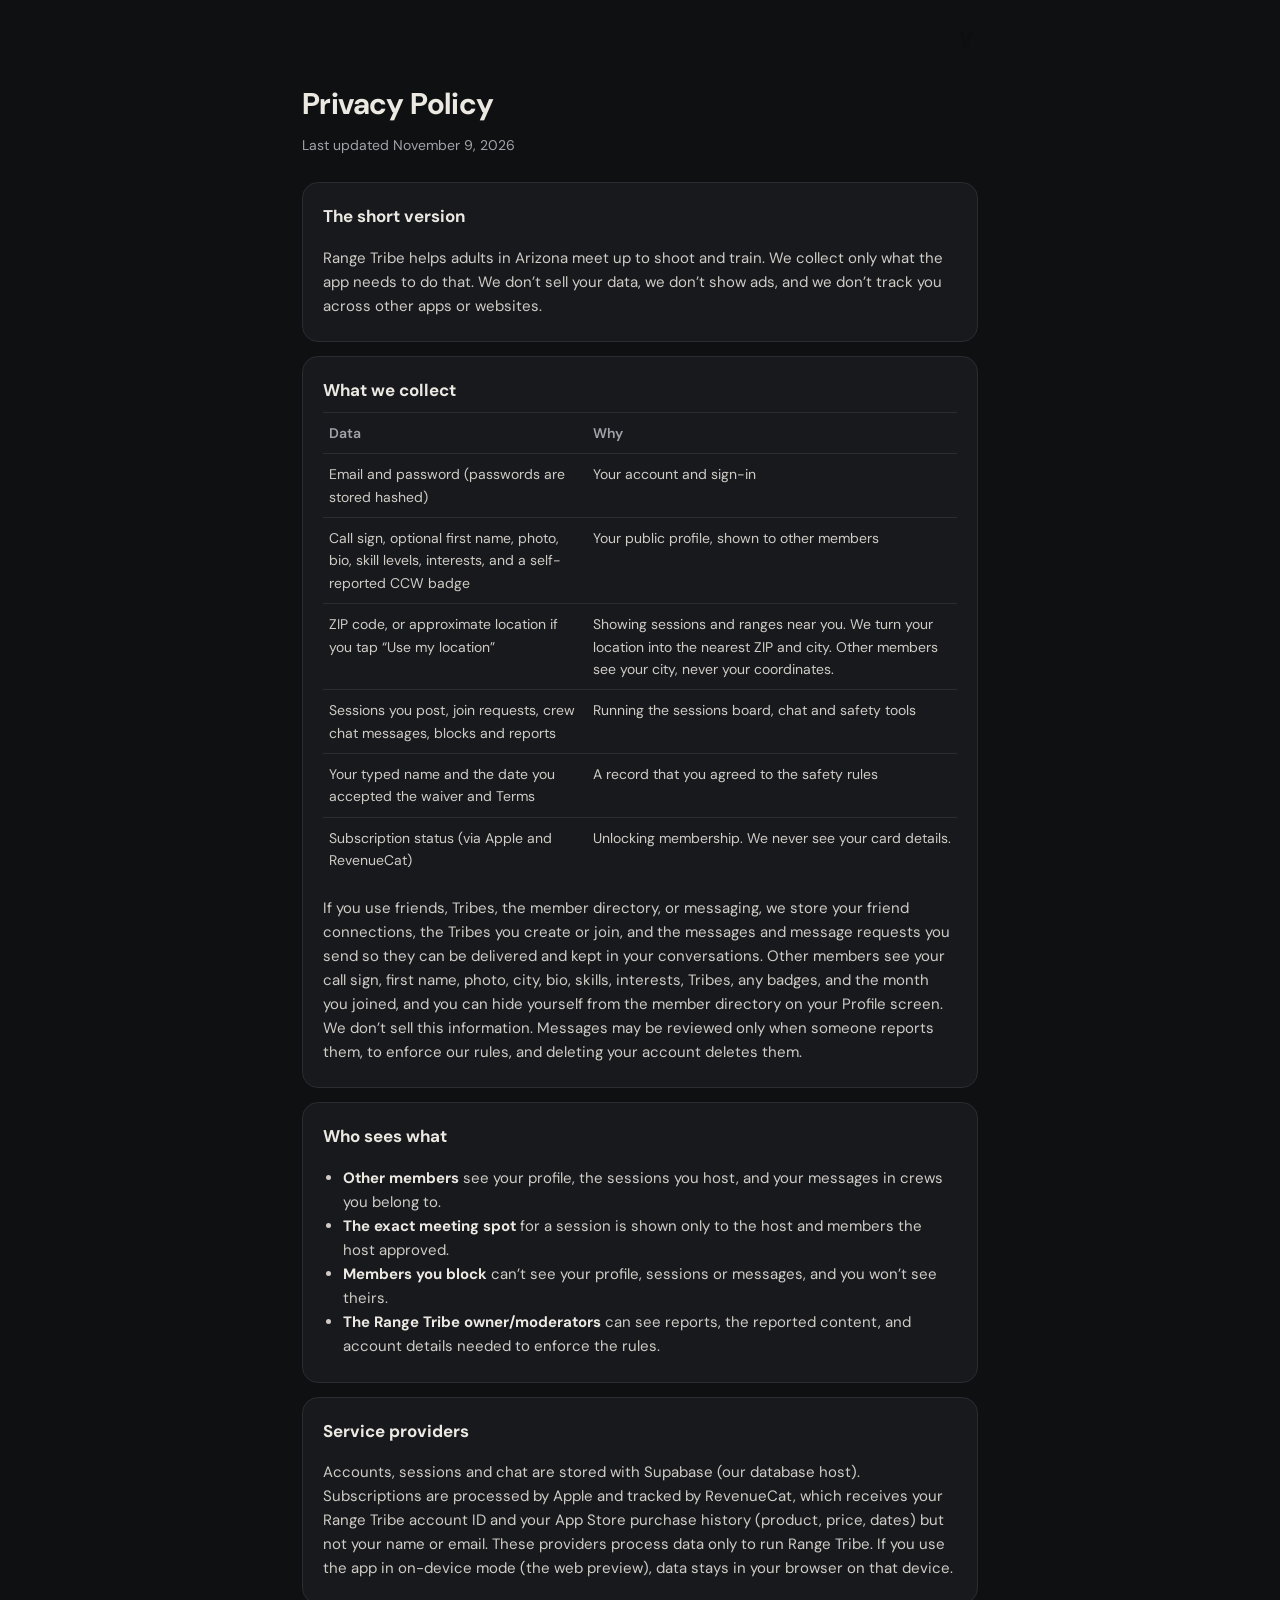
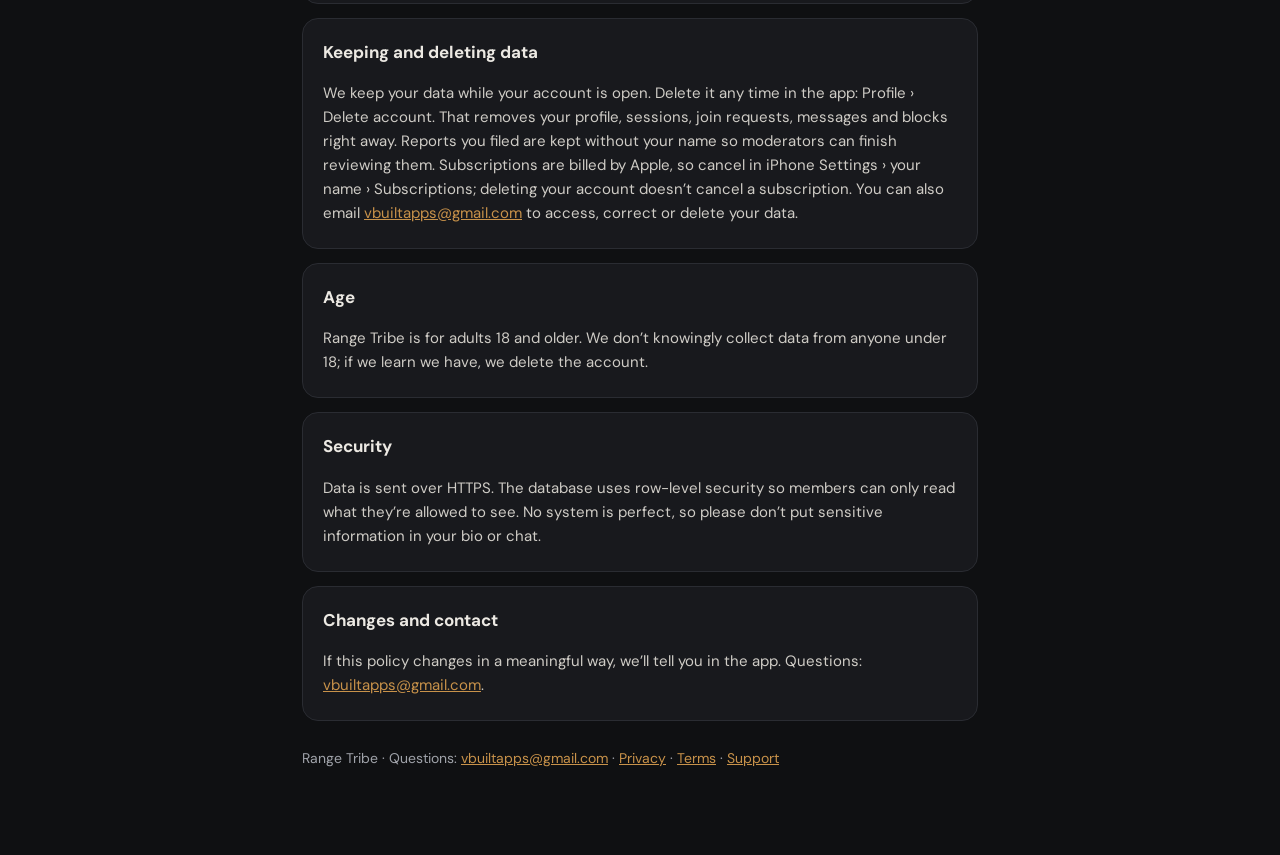
<file: rangetribe/privacy/index.html>
<!doctype html><html lang="en"><head><meta charset="utf-8"><meta name="viewport" content="width=device-width,initial-scale=1,viewport-fit=cover">
<meta name="color-scheme" content="dark"><title>Privacy Policy · Range Tribe</title>
<style>
@font-face{font-family:'DM Sans';src:url(../../fonts/DMSans-400-800.woff2) format('woff2');font-weight:400 800;font-display:swap}
:root{--bg:#0F1012;--card:#18191D;--text:#ECE9E3;--muted:#A0A3AA;--line:#2A2C32;--brass:#C8924A}
*{box-sizing:border-box}body{margin:0;background:var(--bg);color:var(--text);font-family:'DM Sans',-apple-system,system-ui,sans-serif;line-height:1.6;-webkit-font-smoothing:antialiased}
.wrap{max-width:720px;margin:0 auto;padding:calc(env(safe-area-inset-top) + 28px) 22px 60px}
.top{display:flex;justify-content:space-between;align-items:center;margin-bottom:28px}.top img{width:24px;opacity:.85}
.back{display:none;color:var(--brass);font-weight:600;text-decoration:none}.inapp .back{display:inline}
h1{font-size:30px;letter-spacing:-.02em;margin:0 0 6px}.meta{color:var(--muted);font-size:14px;margin:0 0 26px}
.card{background:var(--card);border:1px solid var(--line);border-radius:16px;padding:20px 20px 8px;margin-bottom:14px}
h2{font-size:17px;margin:0 0 8px}p,li{font-size:15px;color:#CFCCC6}ul{padding-left:20px}a{color:var(--brass)}strong{color:var(--text)}
table{width:100%;border-collapse:collapse;font-size:14px;margin-bottom:14px}td,th{border-top:1px solid var(--line);padding:9px 6px;text-align:left;vertical-align:top;color:#CFCCC6}th{color:var(--muted);font-weight:600}
</style></head><body><script>if(/inapp=1/.test(location.search))document.body.classList.add('inapp')</script><div class="wrap">
<div class="top"><a class="back" href="../support/">‹ Back to Range Tribe</a><span></span><img src="../../assets/v-mark.png" alt=""></div>
<h1>Privacy Policy</h1><p class="meta">Last updated November 9, 2026</p>
<div class="card"><h2>The short version</h2><p>Range Tribe helps adults in Arizona meet up to shoot and train. We collect only what the app needs to do that. We don’t sell your data, we don’t show ads, and we don’t track you across other apps or websites.</p></div>
<div class="card"><h2>What we collect</h2><table><tr><th>Data</th><th>Why</th></tr><tr><td>Email and password (passwords are stored hashed)</td><td>Your account and sign-in</td></tr><tr><td>Call sign, optional first name, photo, bio, skill levels, interests, and a self-reported CCW badge</td><td>Your public profile, shown to other members</td></tr><tr><td>ZIP code, or approximate location if you tap “Use my location”</td><td>Showing sessions and ranges near you. We turn your location into the nearest ZIP and city. Other members see your city, never your coordinates.</td></tr><tr><td>Sessions you post, join requests, crew chat messages, blocks and reports</td><td>Running the sessions board, chat and safety tools</td></tr><tr><td>Your typed name and the date you accepted the waiver and Terms</td><td>A record that you agreed to the safety rules</td></tr><tr><td>Subscription status (via Apple and RevenueCat)</td><td>Unlocking membership. We never see your card details.</td></tr></table><p>If you use friends, Tribes, the member directory, or messaging, we store your friend connections, the Tribes you create or join, and the messages and message requests you send so they can be delivered and kept in your conversations. Other members see your call sign, first name, photo, city, bio, skills, interests, Tribes, any badges, and the month you joined, and you can hide yourself from the member directory on your Profile screen. We don’t sell this information. Messages may be reviewed only when someone reports them, to enforce our rules, and deleting your account deletes them.</p></div>
<div class="card"><h2>Who sees what</h2><ul><li><strong>Other members</strong> see your profile, the sessions you host, and your messages in crews you belong to.</li><li><strong>The exact meeting spot</strong> for a session is shown only to the host and members the host approved.</li><li><strong>Members you block</strong> can’t see your profile, sessions or messages, and you won’t see theirs.</li><li><strong>The Range Tribe owner/moderators</strong> can see reports, the reported content, and account details needed to enforce the rules.</li></ul></div>
<div class="card"><h2>Service providers</h2><p>Accounts, sessions and chat are stored with Supabase (our database host). Subscriptions are processed by Apple and tracked by RevenueCat, which receives your Range Tribe account ID and your App Store purchase history (product, price, dates) but not your name or email. These providers process data only to run Range Tribe. If you use the app in on-device mode (the web preview), data stays in your browser on that device.</p></div>
<div class="card"><h2>Keeping and deleting data</h2><p>We keep your data while your account is open. Delete it any time in the app: Profile › Delete account. That removes your profile, sessions, join requests, messages and blocks right away. Reports you filed are kept without your name so moderators can finish reviewing them. Subscriptions are billed by Apple, so cancel in iPhone Settings › your name › Subscriptions; deleting your account doesn’t cancel a subscription. You can also email <a href="mailto:vbuiltapps@gmail.com">vbuiltapps@gmail.com</a> to access, correct or delete your data.</p></div>
<div class="card"><h2>Age</h2><p>Range Tribe is for adults 18 and older. We don’t knowingly collect data from anyone under 18; if we learn we have, we delete the account.</p></div>
<div class="card"><h2>Security</h2><p>Data is sent over HTTPS. The database uses row-level security so members can only read what they’re allowed to see. No system is perfect, so please don’t put sensitive information in your bio or chat.</p></div>
<div class="card"><h2>Changes and contact</h2><p>If this policy changes in a meaningful way, we’ll tell you in the app. Questions: <a href="mailto:vbuiltapps@gmail.com">vbuiltapps@gmail.com</a>.</p></div>
<p class="meta" style="margin-top:26px">Range Tribe · Questions: <a href="mailto:vbuiltapps@gmail.com">vbuiltapps@gmail.com</a> · <a href="../privacy/">Privacy</a> · <a href="../terms/">Terms</a> · <a href="../support/">Support</a></p></div></body></html>
</file>
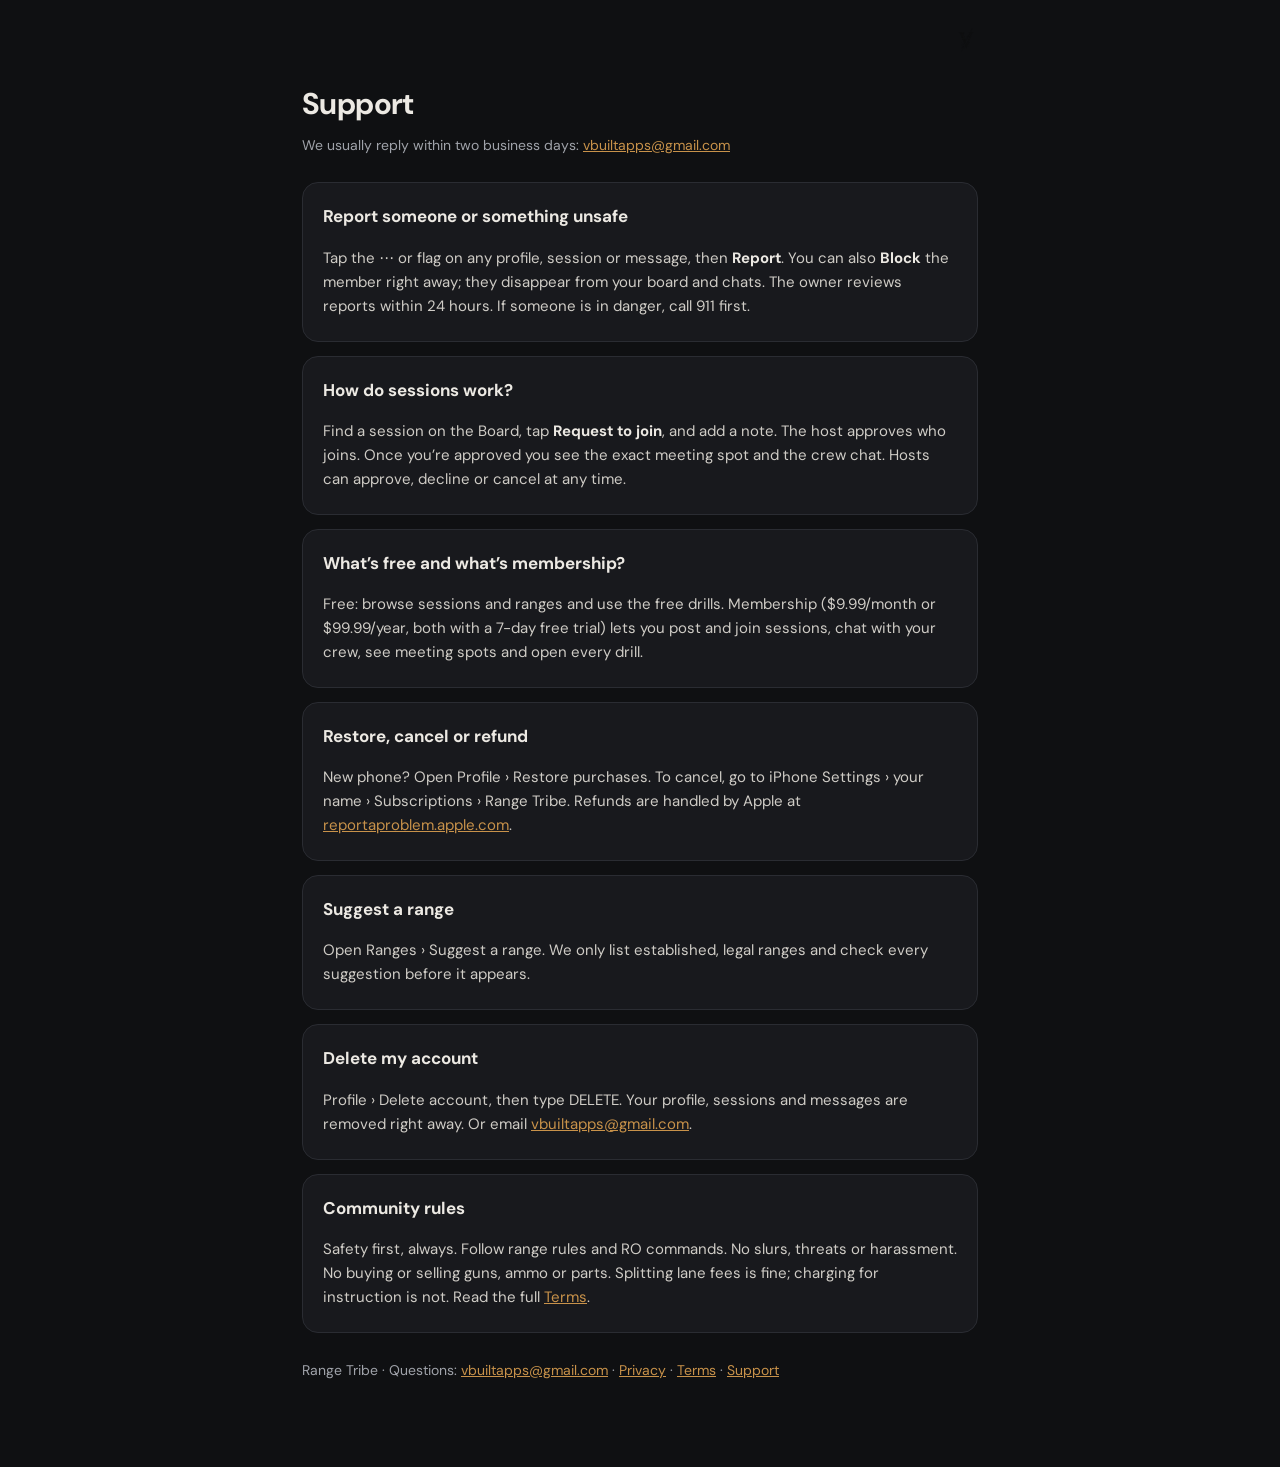
<file: rangetribe/support/index.html>
<!doctype html><html lang="en"><head><meta charset="utf-8"><meta name="viewport" content="width=device-width,initial-scale=1,viewport-fit=cover">
<meta name="color-scheme" content="dark"><title>Support · Range Tribe</title>
<style>
@font-face{font-family:'DM Sans';src:url(../../fonts/DMSans-400-800.woff2) format('woff2');font-weight:400 800;font-display:swap}
:root{--bg:#0F1012;--card:#18191D;--text:#ECE9E3;--muted:#A0A3AA;--line:#2A2C32;--brass:#C8924A}
*{box-sizing:border-box}body{margin:0;background:var(--bg);color:var(--text);font-family:'DM Sans',-apple-system,system-ui,sans-serif;line-height:1.6;-webkit-font-smoothing:antialiased}
.wrap{max-width:720px;margin:0 auto;padding:calc(env(safe-area-inset-top) + 28px) 22px 60px}
.top{display:flex;justify-content:space-between;align-items:center;margin-bottom:28px}.top img{width:24px;opacity:.85}
.back{display:none;color:var(--brass);font-weight:600;text-decoration:none}.inapp .back{display:inline}
h1{font-size:30px;letter-spacing:-.02em;margin:0 0 6px}.meta{color:var(--muted);font-size:14px;margin:0 0 26px}
.card{background:var(--card);border:1px solid var(--line);border-radius:16px;padding:20px 20px 8px;margin-bottom:14px}
h2{font-size:17px;margin:0 0 8px}p,li{font-size:15px;color:#CFCCC6}ul{padding-left:20px}a{color:var(--brass)}strong{color:var(--text)}
table{width:100%;border-collapse:collapse;font-size:14px;margin-bottom:14px}td,th{border-top:1px solid var(--line);padding:9px 6px;text-align:left;vertical-align:top;color:#CFCCC6}th{color:var(--muted);font-weight:600}
</style></head><body><script>if(/inapp=1/.test(location.search))document.body.classList.add('inapp')</script><div class="wrap">
<div class="top"><a class="back" href="../support/">‹ Back to Range Tribe</a><span></span><img src="../../assets/v-mark.png" alt=""></div>
<h1>Support</h1><p class="meta">We usually reply within two business days: <a href="mailto:vbuiltapps@gmail.com">vbuiltapps@gmail.com</a></p>
<div class="card"><h2>Report someone or something unsafe</h2><p>Tap the ⋯ or flag on any profile, session or message, then <strong>Report</strong>. You can also <strong>Block</strong> the member right away; they disappear from your board and chats. The owner reviews reports within 24 hours. If someone is in danger, call 911 first.</p></div>
<div class="card"><h2>How do sessions work?</h2><p>Find a session on the Board, tap <strong>Request to join</strong>, and add a note. The host approves who joins. Once you’re approved you see the exact meeting spot and the crew chat. Hosts can approve, decline or cancel at any time.</p></div>
<div class="card"><h2>What’s free and what’s membership?</h2><p>Free: browse sessions and ranges and use the free drills. Membership ($9.99/month or $99.99/year, both with a 7-day free trial) lets you post and join sessions, chat with your crew, see meeting spots and open every drill.</p></div>
<div class="card"><h2>Restore, cancel or refund</h2><p>New phone? Open Profile › Restore purchases. To cancel, go to iPhone Settings › your name › Subscriptions › Range Tribe. Refunds are handled by Apple at <a href="https://reportaproblem.apple.com">reportaproblem.apple.com</a>.</p></div>
<div class="card"><h2>Suggest a range</h2><p>Open Ranges › Suggest a range. We only list established, legal ranges and check every suggestion before it appears.</p></div>
<div class="card"><h2>Delete my account</h2><p>Profile › Delete account, then type DELETE. Your profile, sessions and messages are removed right away. Or email <a href="mailto:vbuiltapps@gmail.com">vbuiltapps@gmail.com</a>.</p></div>
<div class="card"><h2>Community rules</h2><p>Safety first, always. Follow range rules and RO commands. No slurs, threats or harassment. No buying or selling guns, ammo or parts. Splitting lane fees is fine; charging for instruction is not. Read the full <a href="../terms/">Terms</a>.</p></div>
<p class="meta" style="margin-top:26px">Range Tribe · Questions: <a href="mailto:vbuiltapps@gmail.com">vbuiltapps@gmail.com</a> · <a href="../privacy/">Privacy</a> · <a href="../terms/">Terms</a> · <a href="../support/">Support</a></p></div></body></html>
</file>
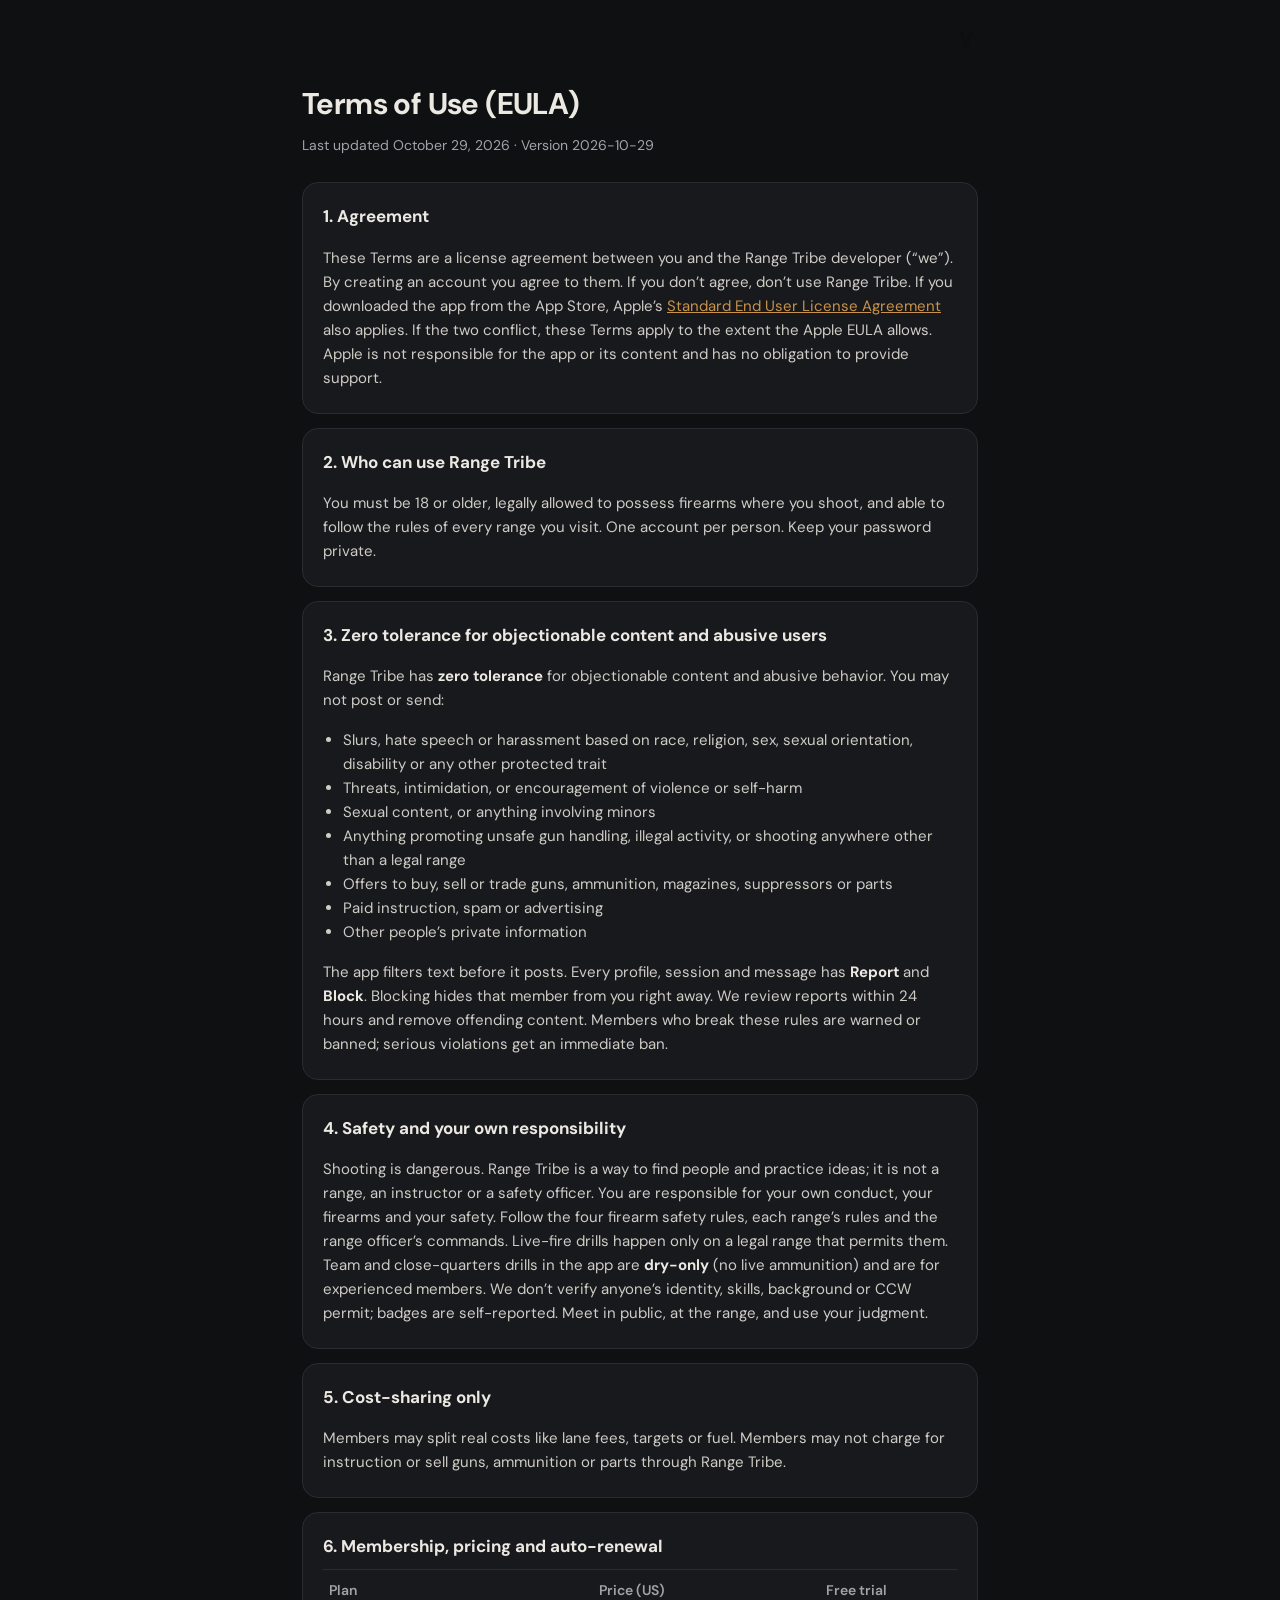
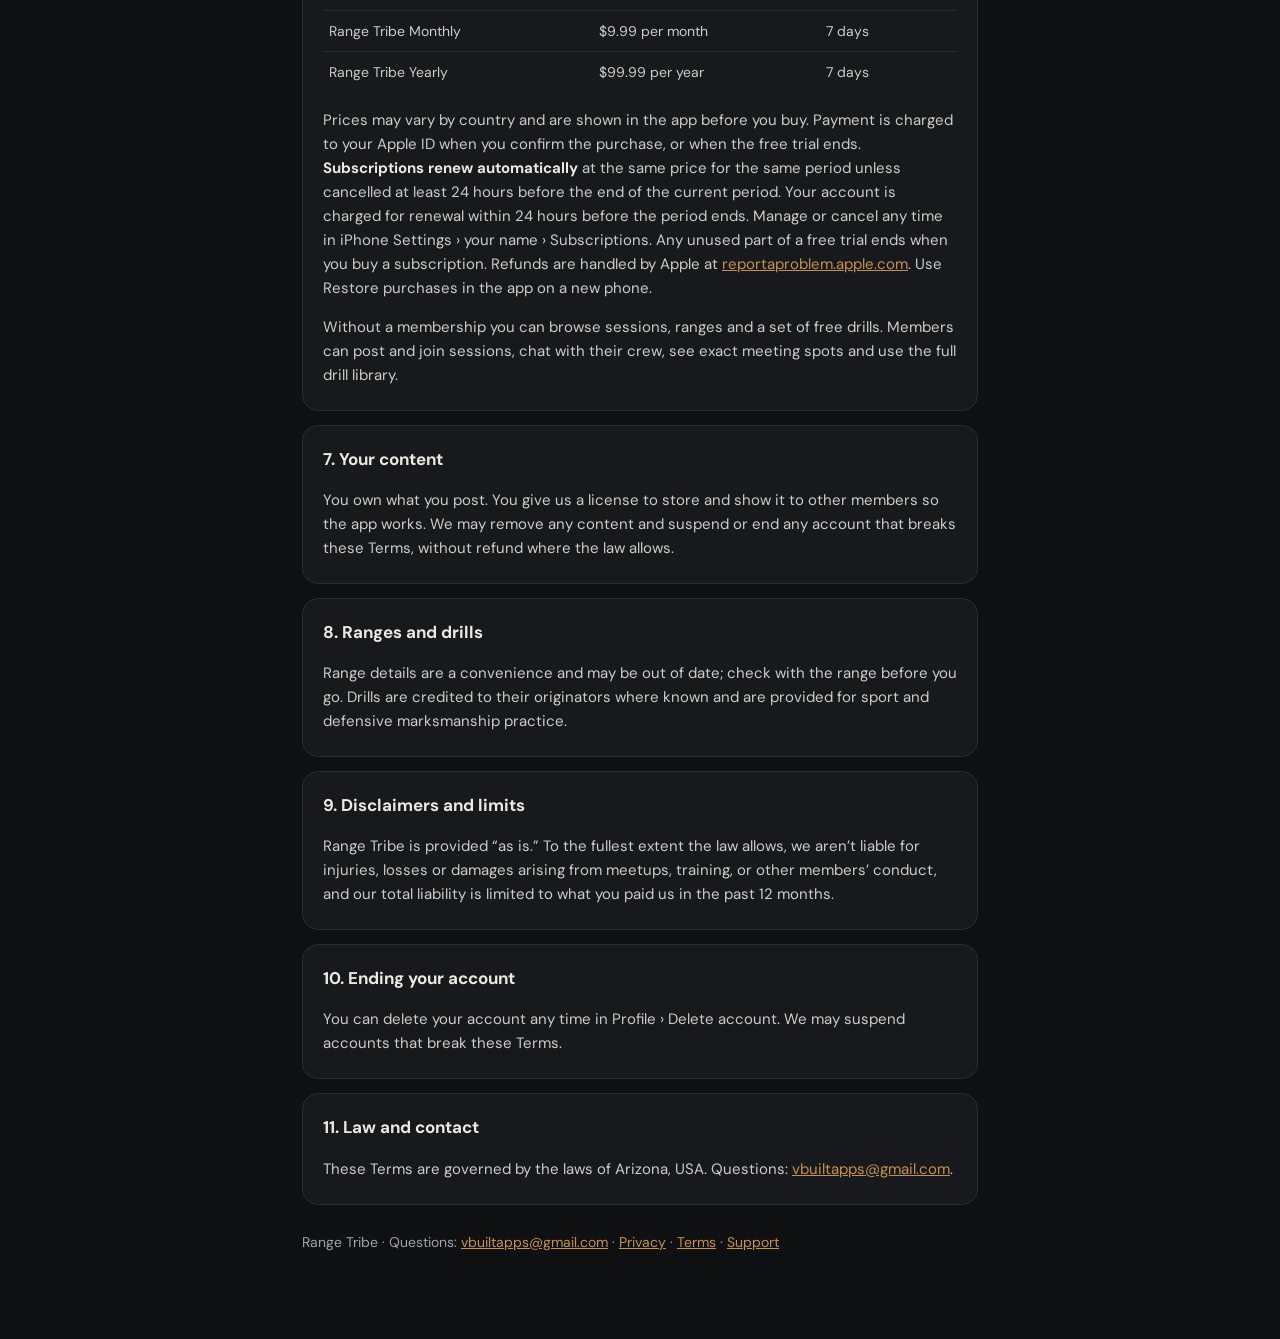
<file: rangetribe/terms/index.html>
<!doctype html><html lang="en"><head><meta charset="utf-8"><meta name="viewport" content="width=device-width,initial-scale=1,viewport-fit=cover">
<meta name="color-scheme" content="dark"><title>Terms of Use (EULA) · Range Tribe</title>
<style>
@font-face{font-family:'DM Sans';src:url(../../fonts/DMSans-400-800.woff2) format('woff2');font-weight:400 800;font-display:swap}
:root{--bg:#0F1012;--card:#18191D;--text:#ECE9E3;--muted:#A0A3AA;--line:#2A2C32;--brass:#C8924A}
*{box-sizing:border-box}body{margin:0;background:var(--bg);color:var(--text);font-family:'DM Sans',-apple-system,system-ui,sans-serif;line-height:1.6;-webkit-font-smoothing:antialiased}
.wrap{max-width:720px;margin:0 auto;padding:calc(env(safe-area-inset-top) + 28px) 22px 60px}
.top{display:flex;justify-content:space-between;align-items:center;margin-bottom:28px}.top img{width:24px;opacity:.85}
.back{display:none;color:var(--brass);font-weight:600;text-decoration:none}.inapp .back{display:inline}
h1{font-size:30px;letter-spacing:-.02em;margin:0 0 6px}.meta{color:var(--muted);font-size:14px;margin:0 0 26px}
.card{background:var(--card);border:1px solid var(--line);border-radius:16px;padding:20px 20px 8px;margin-bottom:14px}
h2{font-size:17px;margin:0 0 8px}p,li{font-size:15px;color:#CFCCC6}ul{padding-left:20px}a{color:var(--brass)}strong{color:var(--text)}
table{width:100%;border-collapse:collapse;font-size:14px;margin-bottom:14px}td,th{border-top:1px solid var(--line);padding:9px 6px;text-align:left;vertical-align:top;color:#CFCCC6}th{color:var(--muted);font-weight:600}
</style></head><body><script>if(/inapp=1/.test(location.search))document.body.classList.add('inapp')</script><div class="wrap">
<div class="top"><a class="back" href="../support/">‹ Back to Range Tribe</a><span></span><img src="../../assets/v-mark.png" alt=""></div>
<h1>Terms of Use (EULA)</h1><p class="meta">Last updated October 29, 2026 · Version 2026-10-29</p>
<div class="card"><h2>1. Agreement</h2><p>These Terms are a license agreement between you and the Range Tribe developer (“we”). By creating an account you agree to them. If you don’t agree, don’t use Range Tribe. If you downloaded the app from the App Store, Apple’s <a href="https://www.apple.com/legal/internet-services/itunes/dev/stdeula/">Standard End User License Agreement</a> also applies. If the two conflict, these Terms apply to the extent the Apple EULA allows. Apple is not responsible for the app or its content and has no obligation to provide support.</p></div>
<div class="card"><h2>2. Who can use Range Tribe</h2><p>You must be 18 or older, legally allowed to possess firearms where you shoot, and able to follow the rules of every range you visit. One account per person. Keep your password private.</p></div>
<div class="card"><h2>3. Zero tolerance for objectionable content and abusive users</h2><p>Range Tribe has <strong>zero tolerance</strong> for objectionable content and abusive behavior. You may not post or send:</p><ul><li>Slurs, hate speech or harassment based on race, religion, sex, sexual orientation, disability or any other protected trait</li><li>Threats, intimidation, or encouragement of violence or self-harm</li><li>Sexual content, or anything involving minors</li><li>Anything promoting unsafe gun handling, illegal activity, or shooting anywhere other than a legal range</li><li>Offers to buy, sell or trade guns, ammunition, magazines, suppressors or parts</li><li>Paid instruction, spam or advertising</li><li>Other people’s private information</li></ul><p>The app filters text before it posts. Every profile, session and message has <strong>Report</strong> and <strong>Block</strong>. Blocking hides that member from you right away. We review reports within 24 hours and remove offending content. Members who break these rules are warned or banned; serious violations get an immediate ban.</p></div>
<div class="card"><h2>4. Safety and your own responsibility</h2><p>Shooting is dangerous. Range Tribe is a way to find people and practice ideas; it is not a range, an instructor or a safety officer. You are responsible for your own conduct, your firearms and your safety. Follow the four firearm safety rules, each range’s rules and the range officer’s commands. Live-fire drills happen only on a legal range that permits them. Team and close-quarters drills in the app are <strong>dry-only</strong> (no live ammunition) and are for experienced members. We don’t verify anyone’s identity, skills, background or CCW permit; badges are self-reported. Meet in public, at the range, and use your judgment.</p></div>
<div class="card"><h2>5. Cost-sharing only</h2><p>Members may split real costs like lane fees, targets or fuel. Members may not charge for instruction or sell guns, ammunition or parts through Range Tribe.</p></div>
<div class="card"><h2>6. Membership, pricing and auto-renewal</h2><table><tr><th>Plan</th><th>Price (US)</th><th>Free trial</th></tr><tr><td>Range Tribe Monthly</td><td>$9.99 per month</td><td>7 days</td></tr><tr><td>Range Tribe Yearly</td><td>$99.99 per year</td><td>7 days</td></tr></table><p>Prices may vary by country and are shown in the app before you buy. Payment is charged to your Apple ID when you confirm the purchase, or when the free trial ends. <strong>Subscriptions renew automatically</strong> at the same price for the same period unless cancelled at least 24 hours before the end of the current period. Your account is charged for renewal within 24 hours before the period ends. Manage or cancel any time in iPhone Settings › your name › Subscriptions. Any unused part of a free trial ends when you buy a subscription. Refunds are handled by Apple at <a href="https://reportaproblem.apple.com">reportaproblem.apple.com</a>. Use Restore purchases in the app on a new phone.</p><p>Without a membership you can browse sessions, ranges and a set of free drills. Members can post and join sessions, chat with their crew, see exact meeting spots and use the full drill library.</p></div>
<div class="card"><h2>7. Your content</h2><p>You own what you post. You give us a license to store and show it to other members so the app works. We may remove any content and suspend or end any account that breaks these Terms, without refund where the law allows.</p></div>
<div class="card"><h2>8. Ranges and drills</h2><p>Range details are a convenience and may be out of date; check with the range before you go. Drills are credited to their originators where known and are provided for sport and defensive marksmanship practice.</p></div>
<div class="card"><h2>9. Disclaimers and limits</h2><p>Range Tribe is provided “as is.” To the fullest extent the law allows, we aren’t liable for injuries, losses or damages arising from meetups, training, or other members’ conduct, and our total liability is limited to what you paid us in the past 12 months.</p></div>
<div class="card"><h2>10. Ending your account</h2><p>You can delete your account any time in Profile › Delete account. We may suspend accounts that break these Terms.</p></div>
<div class="card"><h2>11. Law and contact</h2><p>These Terms are governed by the laws of Arizona, USA. Questions: <a href="mailto:vbuiltapps@gmail.com">vbuiltapps@gmail.com</a>.</p></div>
<p class="meta" style="margin-top:26px">Range Tribe · Questions: <a href="mailto:vbuiltapps@gmail.com">vbuiltapps@gmail.com</a> · <a href="../privacy/">Privacy</a> · <a href="../terms/">Terms</a> · <a href="../support/">Support</a></p></div></body></html>
</file>
<file: fonts/fonts.css>
@font-face {
  font-family: 'DM Sans';
  font-style: normal;
  font-weight: 400 800;
  font-display: swap;
  src: url(DMSans-400-800.woff2) format('woff2');
  unicode-range: U+0000-00FF, U+0131, U+0152-0153, U+02BB-02BC, U+02C6, U+02DA, U+02DC, U+0304, U+0308, U+0329, U+2000-206F, U+20AC, U+2122, U+2191, U+2193, U+2212, U+2215, U+FEFF, U+FFFD;
}
@font-face {
  font-family: 'JetBrains Mono';
  font-style: normal;
  font-weight: 400;
  font-display: swap;
  src: url(JetBrainsMono-400.woff2) format('woff2');
  unicode-range: U+0000-00FF, U+0131, U+0152-0153, U+02BB-02BC, U+02C6, U+02DA, U+02DC, U+0304, U+0308, U+0329, U+2000-206F, U+20AC, U+2122, U+2191, U+2193, U+2212, U+2215, U+FEFF, U+FFFD;
}
@font-face {
  font-family: 'JetBrains Mono';
  font-style: normal;
  font-weight: 500;
  font-display: swap;
  src: url(JetBrainsMono-500.woff2) format('woff2');
  unicode-range: U+0000-00FF, U+0131, U+0152-0153, U+02BB-02BC, U+02C6, U+02DA, U+02DC, U+0304, U+0308, U+0329, U+2000-206F, U+20AC, U+2122, U+2191, U+2193, U+2212, U+2215, U+FEFF, U+FFFD;
}
@font-face {
  font-family: 'JetBrains Mono';
  font-style: normal;
  font-weight: 600;
  font-display: swap;
  src: url(JetBrainsMono-600.woff2) format('woff2');
  unicode-range: U+0000-00FF, U+0131, U+0152-0153, U+02BB-02BC, U+02C6, U+02DA, U+02DC, U+0304, U+0308, U+0329, U+2000-206F, U+20AC, U+2122, U+2191, U+2193, U+2212, U+2215, U+FEFF, U+FFFD;
}
@font-face {
  font-family: 'JetBrains Mono';
  font-style: normal;
  font-weight: 700;
  font-display: swap;
  src: url(JetBrainsMono-700.woff2) format('woff2');
  unicode-range: U+0000-00FF, U+0131, U+0152-0153, U+02BB-02BC, U+02C6, U+02DA, U+02DC, U+0304, U+0308, U+0329, U+2000-206F, U+20AC, U+2122, U+2191, U+2193, U+2212, U+2215, U+FEFF, U+FFFD;
}
</file>
